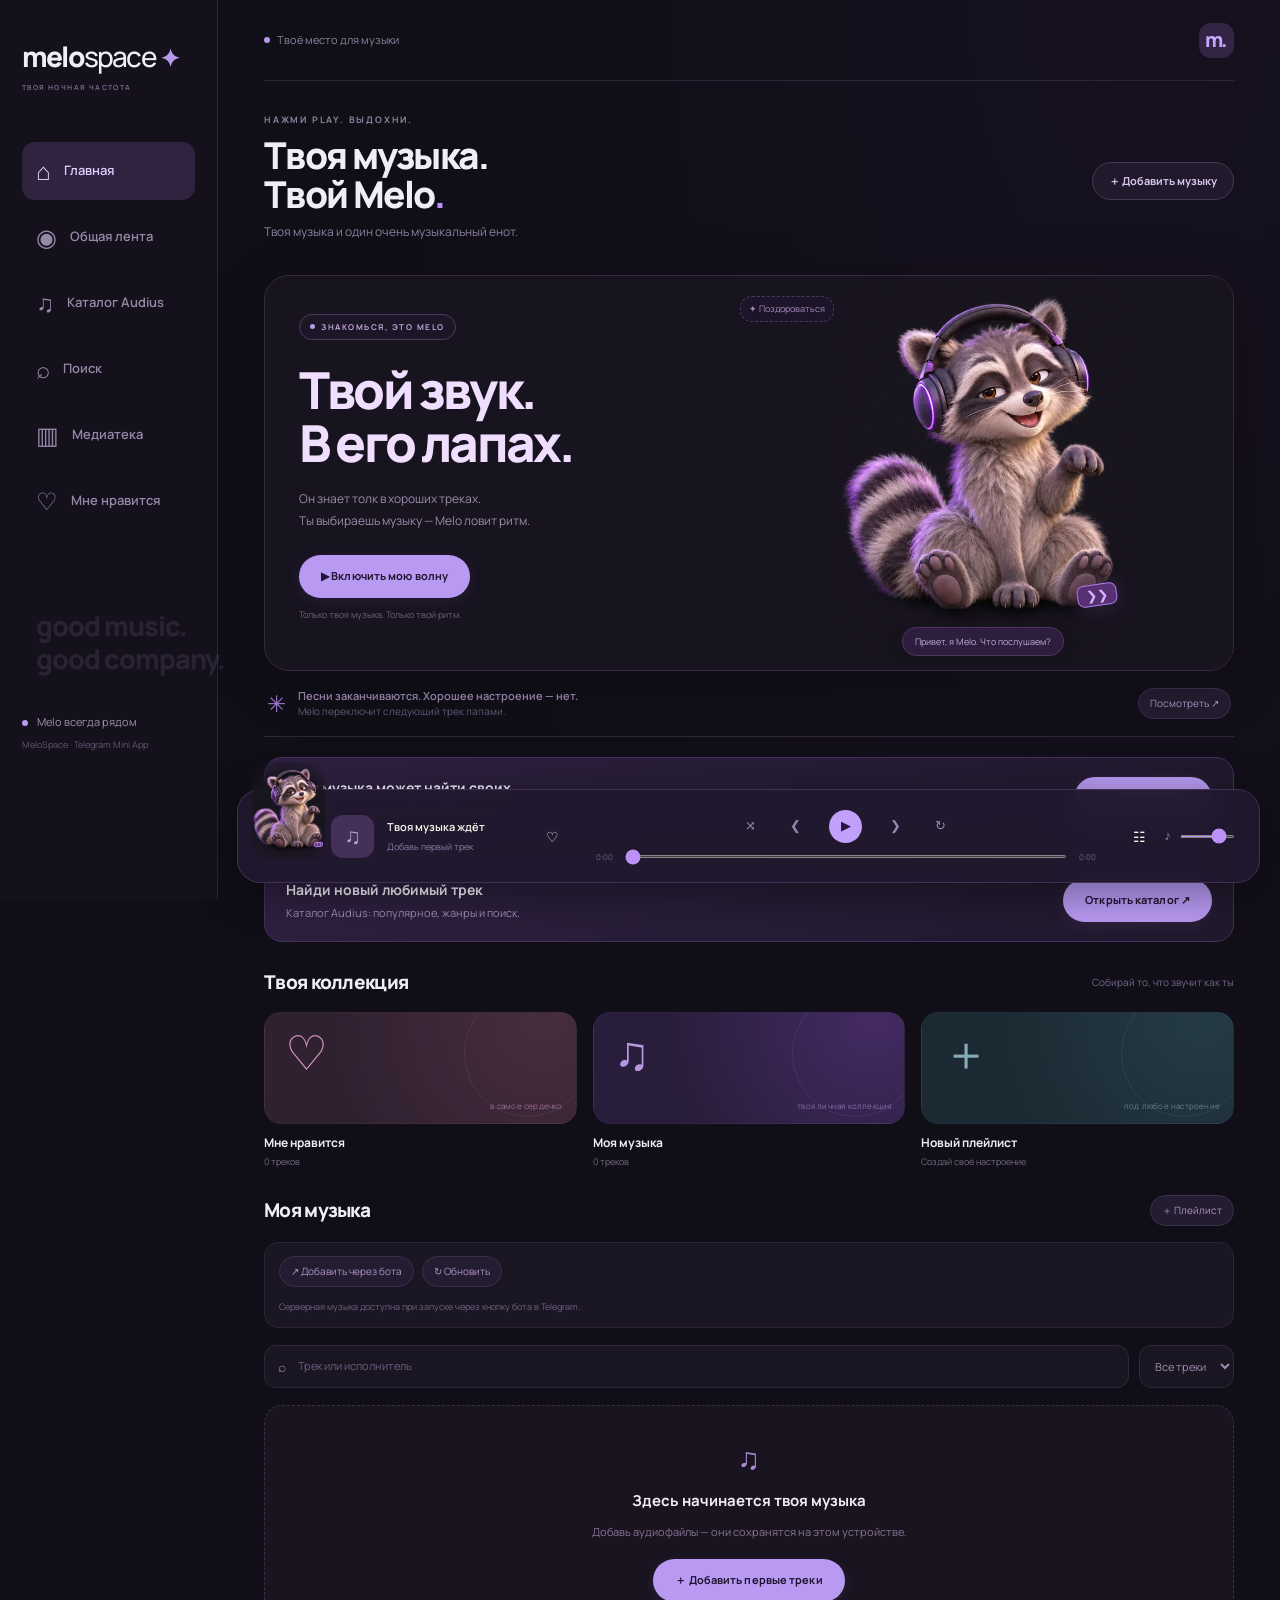
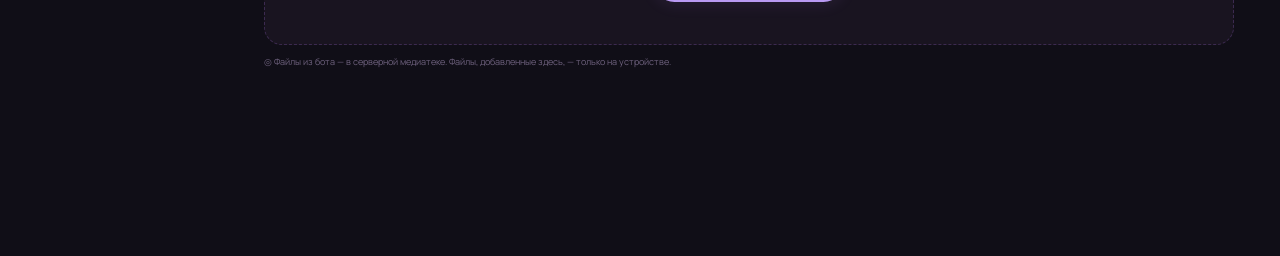
<file: index.html>
<!doctype html><html lang="ru"><head><meta charset="UTF-8"><meta name="viewport" content="width=device-width, initial-scale=1, viewport-fit=cover"><meta name="theme-color" content="#100e17"><title>MeloSpace — музыка с Melo</title><link rel="stylesheet" href="style.css?v=12"><script src="https://telegram.org/js/telegram-web-app.js"></script></head><body>
<aside class="sidebar"><a class="logo" href="#">melo<span>space</span><i>✦</i></a><div class="label">ТВОЯ НОЧНАЯ ЧАСТОТА</div><nav><button data-view="home" class="selected">⌂ <span>Главная</span></button><button data-view="feed">◉ <span>Общая лента</span></button><button data-view="catalog">♫ <span>Каталог Audius</span></button><button data-view="search">⌕ <span>Поиск</span></button><button data-view="library">▥ <span>Медиатека</span></button><button data-view="favorites">♡ <span>Мне нравится</span></button></nav><div class="side-bottom"><span class="status-dot"></span> Melo всегда рядом<br><small>MeloSpace · Telegram Mini App</small></div></aside>
<main><header><div class="breadcrumb"><span class="header-dot"></span> Твоё место для музыки</div><div class="avatar" title="MeloSpace">m.</div></header><section class="intro"><div><div class="label">НАЖМИ PLAY. ВЫДОХНИ.</div><h1 id="heading">Твоя музыка.<br>Твой Melo<span>.</span></h1><p id="subtitle">Твоя музыка и один очень музыкальный енот.</p></div><label class="upload file-picker">＋ Добавить музыку<input type="file" id="files" data-audio-input multiple aria-label="Добавить аудиофайлы"></label></section>
<section id="home"><div class="hero"><div class="hero-copy"><span class="pill"><span class="live-dot"></span> ЗНАКОМЬСЯ, ЭТО MELO</span><h2>Твой звук.<br>В его лапах.</h2><p>Он знает толк в хороших треках.<br>Ты выбираешь музыку — Melo ловит ритм.</p><button id="wave" class="primary">▶ Включить мою волну</button><small>Только твоя музыка. Только твой ритм.</small></div><div class="melo-scene"><div class="scene-orbit orbit-one"></div><div class="scene-orbit orbit-two"></div><div class="melo-3d-stage"><div class="melo-3d-sprite" role="img" aria-label="Melo — пушистый 3D-енот в фиолетовых наушниках"></div><span class="melo-touch-key" aria-hidden="true">❯❯</span></div>
<div class="melo-speech" id="meloSpeech" role="status">Привет, я Melo. Что послушаем?</div><button class="meet-melo" id="meetMelo" aria-label="Познакомиться с Melo">✦ Поздороваться</button></div></div><div class="melo-tip"><span>✳</span><p><b>Песни заканчиваются. Хорошее настроение — нет.</b> Melo переключит следующий трек лапами.</p><button id="demoMelo" class="text-btn">Посмотреть ↗</button></div><div class="catalog-invite"><div><b>Твоя музыка может найти своих</b><p>Публикуй свои треки, обсуждай и делись.</p></div><button data-view="feed" class="primary">В общую ленту ↗</button></div><div class="catalog-invite"><div><b>Найди новый любимый трек</b><p>Каталог Audius: популярное, жанры и поиск.</p></div><button data-view="catalog" class="primary">Открыть каталог ↗</button></div><div class="section-heading"><h2>Твоя коллекция</h2><span>Собирай то, что звучит как ты</span></div><div class="collections"><button class="collection pink" data-view="favorites"><div class="art"><span>♡</span><i>в самое сердечко</i></div><b>Мне нравится</b><small id="favCount">0 треков</small></button><button class="collection purple" data-view="library"><div class="art"><span>♫</span><i>твоя личная коллекция</i></div><b>Моя музыка</b><small id="totalCount">0 треков</small></button><button class="collection green" id="playlistNew"><div class="art"><span>＋</span><i>под любое настроение</i></div><b>Новый плейлист</b><small>Создай своё настроение</small></button></div></section>
<section id="socialFeed" hidden><div class="section-heading"><h2>Музыка сообщества</h2><button id="feedRefresh" class="text-btn">↻ Обновить</button></div><p id="feedStatus" class="local-note" role="status">Треки пользователей MeloSpace.</p><div id="feedPosts"></div><button id="feedMore" class="text-btn" hidden>Показать ещё</button></section><section id="catalog" hidden><div class="section-heading"><h2>Каталог Audius</h2><a class="audius-source" href="https://audius.co/" target="_blank" rel="noopener noreferrer">Музыка от Audius ↗</a></div><div class="filters"><div class="search-box">⌕ <input id="catalogSearch" type="search" placeholder="Название трека или исполнитель" aria-label="Поиск по каталогу Audius" maxlength="200"></div><select id="catalogGenre" aria-label="Жанр Audius"><option value="">Все жанры</option><option>Electronic</option><option>Hip-Hop/Rap</option><option>Pop</option><option>Rock</option><option>Ambient</option><option>House</option><option>Techno</option><option>Dubstep</option><option>Jazz</option><option>Classical</option></select></div><p id="catalogStatus" role="status" class="local-note">Популярные треки и поиск по Audius.</p><div id="catalogTracks"></div><div class="catalog-actions"><button id="catalogMore" class="text-btn" hidden>Показать ещё</button><button id="catalogRetry" class="text-btn" hidden>Повторить</button></div><p class="local-note">Каталог Audius отличается от Яндекс Музыки и VK. Доступность зависит от автора и сервиса. Аудио воспроизводится с Audius.</p></section><section class="music-section"><div class="section-heading"><h2 id="listHeading">Моя музыка</h2><button id="newPlaylist" class="text-btn">＋ Плейлист</button></div><div class="cloud-tools"><button id="botUpload" class="text-btn">↗ Добавить через бота</button> <button id="cloudRefresh" class="text-btn">↻ Обновить</button><button id="cloudImport" class="text-btn" hidden>Перенести старые коллекции с устройства</button><p id="cloudStatus" class="local-note" role="status">Подключаем серверную медиатеку…</p></div><div class="filters"><div class="search-box">⌕ <input id="search" type="search" placeholder="Трек или исполнитель" aria-label="Поиск музыки"></div><select id="filter" aria-label="Выбрать плейлист"><option value="all">Все треки</option></select></div><div id="tracks"></div><div id="empty" class="empty"><div>♫</div><h3>Здесь начинается твоя музыка</h3><p>Добавь аудиофайлы — они сохранятся на этом устройстве.<br>Любимые треки будут ждать тебя при следующем входе.</p><label id="emptyUpload" class="primary file-picker">＋ Добавить первые треки<input type="file" id="emptyFiles" data-audio-input multiple aria-label="Добавить первые аудиофайлы"></label></div><p class="local-note">◎ Файлы из бота — в серверной медиатеке. Файлы, добавленные здесь, — только на устройстве.</p></section></main>
<footer class="player"><div class="player-melo" aria-hidden="true"><div class="melo-3d-stage"><div class="melo-3d-sprite" role="img" aria-label="Melo — пушистый 3D-енот в фиолетовых наушниках"></div><span class="melo-touch-key" aria-hidden="true">❯❯</span></div>
</div><button id="nowCover" class="now-cover" aria-label="Открыть очередь">♫</button><div class="now-meta"><b id="nowTitle">Твоя музыка ждёт</b><small id="nowArtist">Добавь первый трек</small></div><button id="nowFav" aria-label="В избранное">♡</button><div class="playback"><div class="controls"><button id="shuffle" aria-label="Случайный порядок" aria-pressed="false">⤨</button><button id="prev" aria-label="Предыдущий трек">❮</button><button class="play" id="play" aria-label="Воспроизвести">▶</button><button id="next" aria-label="Следующий трек">❯</button><button id="repeat" aria-label="Повтор трека" aria-pressed="false">↻</button></div><div class="timeline"><span id="elapsed">0:00</span><input id="seek" type="range" min="0" max="1000" value="0" aria-label="Перемотка"><span id="duration">0:00</span></div></div><button id="queueBtn" aria-label="Очередь">☷</button><label class="volume">♪ <input id="volume" type="range" min="0" max="1" step="0.01" value="0.8" aria-label="Громкость"></label><audio id="audio" preload="metadata"></audio></footer>
<nav class="mobile-nav"><button data-view="home" class="selected">⌂<small>Главная</small></button><button data-view="feed">◉<small>Лента</small></button><button data-view="library">▥<small>Медиатека</small></button><button data-view="favorites">♡<small>Любимое</small></button></nav>
<dialog id="playlistDialog"><form id="playlistForm"><button type="button" class="close" data-close="playlistDialog" aria-label="Закрыть">×</button><span class="label">ТВОЁ НАСТРОЕНИЕ</span><h2>Новый плейлист</h2><input id="playlistName" placeholder="Например, Ночные прогулки" maxlength="60" required><button class="primary">Создать плейлист</button></form></dialog><dialog id="queueDialog"><button class="close" data-close="queueDialog" aria-label="Закрыть">×</button><h2>Далее в очереди</h2><div id="queueList"></div></dialog><dialog id="publishDialog"><button class="close" data-close="publishDialog" aria-label="Закрыть">×</button><form id="publishForm"><h2>Опубликовать трек</h2><p id="publishTitle"></p><p class="local-note">Трек станет доступен всем по ссылке. В публикации будет видно твоё имя из Telegram. Личные загрузки сами в ленту не попадают.</p><textarea id="publishCaption" maxlength="280" placeholder="Расскажи об этом треке" aria-label="Подпись к публикации"></textarea><label class="rights-label"><input id="publishRights" type="checkbox" required> У меня есть права или разрешение на публичное распространение этой записи.</label><button class="primary" type="submit">Опубликовать для всех</button></form></dialog>
<dialog id="commentsDialog"><button class="close" data-close="commentsDialog" aria-label="Закрыть">×</button><h2>Комментарии</h2><div id="commentsList"></div><button id="commentsMore" class="text-btn" hidden>Ещё комментарии</button><form id="commentForm"><textarea id="commentText" maxlength="500" required placeholder="Твой комментарий" aria-label="Текст комментария"></textarea><button class="primary" type="submit">Отправить</button></form></dialog>
<dialog id="reportDialog"><button class="close" data-close="reportDialog" aria-label="Закрыть">×</button><form id="reportForm"><h2>Пожаловаться</h2><input id="reportPostId" type="hidden"><textarea id="reportReason" maxlength="500" required placeholder="Нарушение прав, спам или другая причина" aria-label="Причина жалобы"></textarea><button class="primary" type="submit">Отправить жалобу</button></form></dialog><div id="meloAnnouncement" class="sr-only" role="status" aria-live="polite"></div><div id="toast" role="status" hidden></div><script src="melo.js?v=9"></script><script src="audius.js?v=11"></script><script src="social.js?v=12"></script><script src="app.js?v=12"></script></body></html>
</file>
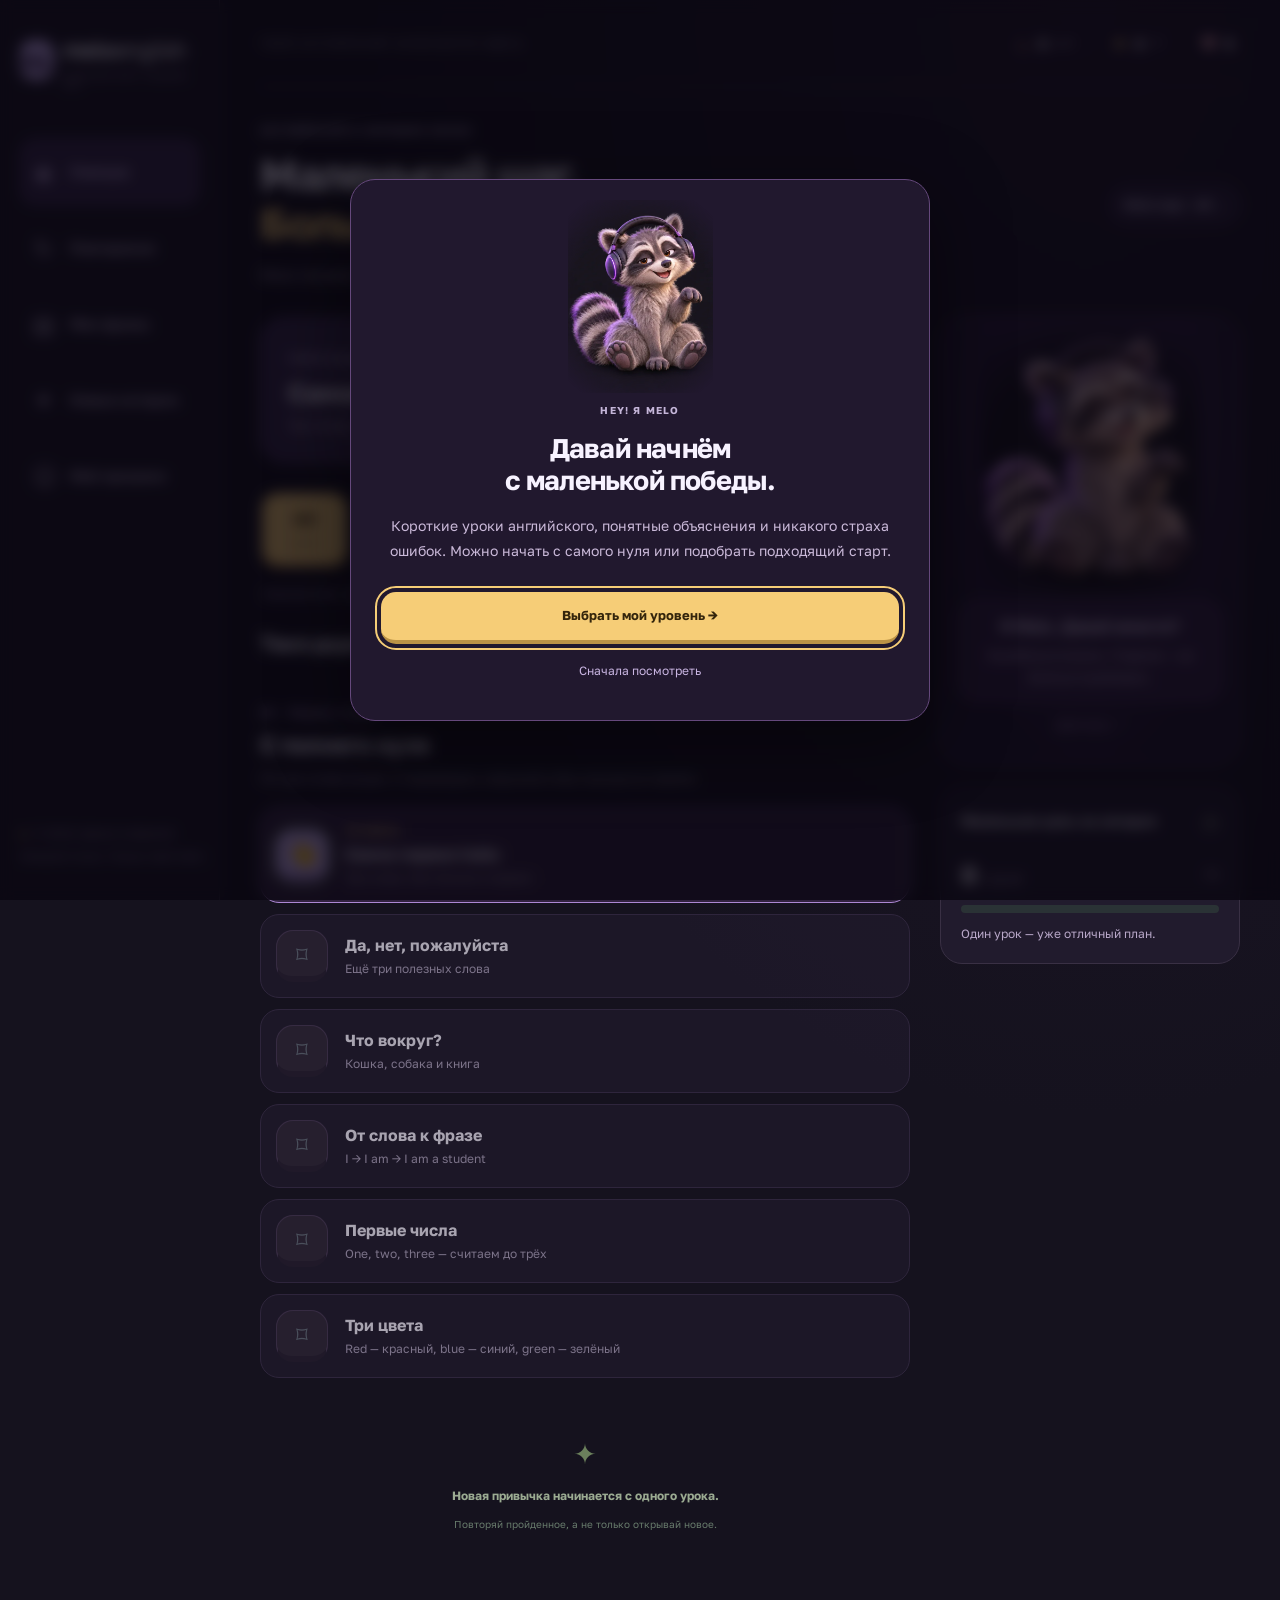
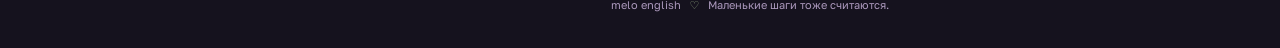
<file: english/index.html>
<!doctype html><html lang="ru"><head><meta charset="utf-8"><meta name="viewport" content="width=device-width,initial-scale=1,viewport-fit=cover"><meta name="theme-color" content="#111319"><title>Melo English — английский в хороших лапах</title><meta name="description" content="48 коротких уроков английского с енотом Melo: ступени A0–C2, 210 слов и фраз, аудирование, повторение ошибок и прогресс."><link rel="preload" href="fonts/golos-regular.ttf" as="font" type="font/ttf" crossorigin><link rel="stylesheet" href="style.css?v=4"><script src="https://telegram.org/js/telegram-web-app.js"></script></head><body>
<aside class="sidebar"><a class="brand" href="./"><span class="brand-mark">m.</span><span>melo<span class="brand-light">english</span><small>МАЛЕНЬКИЕ ШАГИ. БОЛЬШОЙ МИР.</small></span></a><nav aria-label="Разделы"><button data-page="learn" class="active"><span>◈</span>Учиться</button><button data-page="practice"><span>↻</span>Повторение<i id="mistakeBadge" hidden>0</i></button><button data-page="words"><span>▤</span>Мои фразы</button><button data-page="shop"><span>✦</span>Новые истории</button><button data-page="profile"><span>☺</span>Мой прогресс</button></nav><div class="sidebar-bottom"><span class="online-dot"></span> С тобой, фраза за фразой.<p>Никакой гонки. Только твой темп.</p></div></aside>
<main id="dashboard"><header class="topbar"><span id="breadcrumb">ТВОЙ АНГЛИЙСКИЙ НАЧИНАЕТСЯ ЗДЕСЬ</span><div class="stats"><button id="streakStat" title="Серия дней"><span>♨</span><b id="streakNumber">0</b><small>дней</small></button><button id="xpStat" title="Опыт"><span>✦</span><b id="xpNumber">0</b><small>XP</small></button><button id="heartsStat" title="Энергия для занятий"><span>♥</span><b id="heartsNumber">5</b></button></div></header>
<section id="learnPage" class="page"><div class="page-intro"><div><div class="eyebrow">АНГЛИЙСКИЙ В ХОРОШИХ ЛАПАХ</div><h1>Маленький шаг.<br><span>Большое «получилось».</span></h1><p>Мело покажет, объяснит и поможет попробовать.</p></div><button id="changeLevel" class="level-pill" aria-label="Выбрать уровень">Мой уровень · A0 <span>⌄</span></button></div><div class="learning-layout"><div class="course-column"><article class="continue-card"><div><span class="eyebrow">ТВОЙ СЛЕДУЮЩИЙ ШАГ</span><h2 id="nextLessonTitle">Привет, мир</h2><p id="nextLessonDescription">Начни с простого hello.</p></div><button id="continueBtn" class="primary">Начать урок <span>→</span></button></article><div id="levelTabs" class="level-tabs" role="group" aria-label="Ступени английского"></div><p id="courseScope" class="course-scope"></p><div class="path-title"><h2>Твоя дорожка</h2><span id="levelSummary">48 уроков · 7 ступеней</span></div><div id="lessonPath"></div><div class="course-end"><span>✦</span><h3>Новая привычка начинается с одного урока.</h3><p>Повторяй пройденное, а не только открывай новое.</p></div></div><aside class="learning-aside"><article class="melo-card"><div class="melo-art"><div class="raccoon" role="img" aria-label="Енот Melo в фиолетовых наушниках"></div></div><div class="melo-chat"><b>Я Melo. Давай вместе?</b><p id="meloMessage" aria-live="polite">Ошибаться можно. Главное — не бояться пробовать.</p></div><button id="helloMelo" class="quiet-btn">Дай лапу ♡</button></article><article class="goal-card"><div class="card-top"><h3>Маленькая цель на сегодня</h3><span>◷</span></div><div class="goal-values"><b><span id="todayXp">0</span> <small>/ <span id="goalValue">20</span> XP</small></b><span id="goalPercent">0%</span></div><div class="meter"><div id="goalBar"></div></div><p id="goalMessage">Один урок — уже отличный план.</p></article><article class="mini-tip"><span>✳</span><div><b>Лучше понемногу, но часто.</b><p>Вернись завтра — Melo будет ждать.</p></div></article></aside></div></section>
<section id="practicePage" class="page" hidden><div class="page-intro"><div><div class="eyebrow">ОШИБКИ — ЭТО ПОДСКАЗКИ</div><h1>Попробуем<br><span>ещё раз?</span></h1><p>Сложные фразы возвращаются, пока не станут знакомыми.</p></div></div><div class="practice-hero"><span class="practice-symbol">↻</span><div><h2>Тренировка без давления</h2><p id="practiceDescription">Повтори фразы из пройденных уроков.</p></div><button id="practiceBtn" class="primary">Повторить · 5 минут</button></div><h2 class="section-label">Фразы, которым нужно внимание</h2><div id="mistakesList"></div></section>
<section id="wordsPage" class="page" hidden><div class="page-intro"><div><div class="eyebrow">ТВОЙ МАЛЕНЬКИЙ РАЗГОВОРНИК</div><h1>Не просто слова.<br><span>Готовые фразы.</span></h1><p>Всё, что ты уже встретил в уроках.</p></div></div><label class="word-search">⌕ <input id="wordSearch" type="search" placeholder="Найти фразу по-русски или по-английски" aria-label="Поиск фраз"></label><div id="wordsList"></div></section>
<section id="shopPage" class="page" hidden><div class="page-intro"><div><div class="eyebrow">АНГЛИЙСКИЙ ДЛЯ ТВОЕЙ ЖИЗНИ</div><h1>Больше историй.<br><span>Больше уверенности.</span></h1><p>Основной курс бесплатный. Дополнительные истории — по желанию.</p></div></div><article class="pack-card"><div class="pack-visual"><span>✈</span><i>LONDON · COFFEE · LET’S GO</i></div><div class="pack-info"><span class="eyebrow">ТЕМАТИЧЕСКИЙ НАБОР · A1–A2</span><h2>В поездке — как дома</h2><p>Шесть ситуаций: аэропорт, отель, кафе, транспорт, покупки и помощь. 36 полезных фраз с заданиями.</p><ul><li>Доступ без срока действия</li><li>Письмо, аудирование и сборка фраз</li><li>Объяснения ошибок и повторение</li></ul><button id="buyPack" class="primary">Проверяем доступность…</button><small id="salesNote">Оплата только через Telegram Stars. Разовая покупка, без подписки.</small></div></article><div id="premiumLessons"></div><p class="store-note">Покупка не нужна для продолжения основного курса. Доступ к набору выдаётся после подтверждения оплаты сервером. Вопросы по покупке — /paysupport в боте.</p><button id="restorePurchases" class="quiet-btn">Обновить покупки</button></section>
<section id="profilePage" class="page" hidden><div class="page-intro"><div><div class="eyebrow">ТВОЙ ПУТЬ — ТВОИМ ТЕМПОМ</div><h1>Уже есть<br><span>чем гордиться.</span></h1></div></div><div class="profile-grid"><article><span>✦</span><b id="profileXp">0</b><small>опыта получено</small></article><article><span>✓</span><b id="profileLessons">0</b><small>уроков пройдено</small></article><article><span>♨</span><b id="profileStreak">0</b><small>дней подряд</small></article></div><h2 class="section-label">Маленькие победы</h2><div id="achievements"></div><div class="settings-card"><h3>Настройки</h3><button id="profileLevel" class="quiet-btn">Изменить уровень или пройти тест</button><label>Ежедневная цель<select id="dailyGoal"><option value="20">20 XP · один урок</option><option value="40">40 XP · два урока</option><option value="60">60 XP · три урока</option></select></label><label class="switch-label">Озвучивать фразы<input id="speechSetting" type="checkbox" checked></label><label class="switch-label">Звуки ответов<input id="soundSetting" type="checkbox" checked></label><p id="syncStatus" role="status">Прогресс сохраняется на этом устройстве.</p><button id="syncBtn" class="quiet-btn">Синхронизировать</button><button id="exportProgress" class="quiet-btn">Скачать резервную копию</button><small id="telegramId"></small><button id="configurePayments" class="quiet-btn" hidden>Администратор: подключить события Stars</button></div></section>
<footer class="page-footer">melo english <span>♡</span> Маленькие шаги тоже считаются.</footer></main>
<nav class="mobile-nav" aria-label="Нижнее меню"><button data-page="learn" class="active">◈<small>Учиться</small></button><button data-page="practice">↻<small>Повторить</small></button><button data-page="words">▤<small>Фразы</small></button><button data-page="shop">✦<small>Истории</small></button><button data-page="profile">☺<small>Профиль</small></button></nav>
<section id="lessonScreen" class="lesson-screen" hidden><header class="lesson-top"><button id="exitLesson" class="exit-btn" aria-label="Выйти из урока">×</button><div class="lesson-progress"><div id="lessonProgress"></div></div><span id="questionCount">1 / 8</span><span class="lesson-hearts">♥ <b id="lessonHearts">5</b></span></header><div class="exercise-wrap"><div class="exercise-topline"><span id="exerciseType" class="eyebrow">ВЫБЕРИ ПЕРЕВОД</span><span id="lessonName"></span></div><h1 id="questionTitle">Как это по-русски?</h1><div class="prompt-card"><div class="mini-raccoon raccoon" aria-hidden="true"></div><div class="prompt-bubble"><button id="speakPrompt" aria-label="Прослушать фразу">♫</button><span id="questionPrompt"></span><button id="revealListening" class="quiet-btn" hidden>Не слышно? Показать текст</button></div></div><div id="answerArea"></div><div id="helpArea" class="exercise-help"></div></div><footer id="answerFooter" class="answer-footer"><div class="answer-footer-inner"><div id="feedback" role="status"></div><button id="checkAnswer" class="primary" disabled>Проверить</button></div></footer></section>
<section id="resultScreen" class="result-screen" hidden><div class="result-confetti" aria-hidden="true">✦ · ✧ · ✦</div><div class="result-melo raccoon"></div><span class="eyebrow">ЕЩЁ ОДИН МАЛЕНЬКИЙ ШАГ</span><h1 id="resultTitle">Отличная работа!</h1><p id="resultMessage"></p><div class="result-stats"><article><small>ОПЫТ</small><b id="resultXp">+20 XP</b></article><article><small>ТОЧНОСТЬ</small><b id="resultAccuracy">100%</b></article><article><small>ВРЕМЯ</small><b id="resultTime">2:30</b></article></div><button id="resultContinue" class="primary">Продолжить →</button><button id="resultPractice" class="quiet-btn">Повторить сложные фразы</button></section>
<dialog id="tipDialog"><button class="dialog-close" data-close="tipDialog" aria-label="Закрыть">×</button><span class="eyebrow">СНАЧАЛА РАЗБЕРЁМСЯ</span><h2 id="tipTitle"></h2><p id="tipText"></p><div id="learnCards"></div><button id="tipStart" class="primary">Поехали →</button></dialog>
<dialog id="onboarding"><div class="onboarding-melo raccoon"></div><span class="eyebrow">HEY! Я MELO</span><h2>Давай начнём<br>с маленькой победы.</h2><p>Короткие уроки английского, понятные объяснения и никакого страха ошибок. Можно начать с самого нуля или подобрать подходящий старт.</p><button id="onboardingStart" class="primary">Выбрать мой уровень →</button><button id="onboardingLater" class="quiet-btn">Сначала посмотреть</button></dialog>
<dialog id="levelDialog"><button class="dialog-close" data-close="levelDialog" aria-label="Закрыть">×</button><span class="eyebrow">НАЙДЁМ ТВОЙ СТАРТ</span><h2>Как у тебя с английским?</h2><p>Выбери сам или ответь на 16 коротких вопросов. Уровень можно изменить в любой момент. Пройденные уроки сохранятся.</p><div class="level-options"><button data-level="A0"><b>С полного нуля <span>A0</span></b><small>Не знаю слов или почти всё забыл. Без письма по памяти.</small></button><button data-level="A1"><b>Знаю немного <span>A1</span></b><small>Узнаю hello и простые слова. Учусь строить фразы.</small></button><button data-level="A2"><b>Знаю основы <span>A2 · практика</span></b><small>Понимаю простые фразы. Хочу ситуации и грамматику сложнее.</small></button><button data-level="B1"><b>Общаюсь на знакомые темы <span>B1</span></b><small>Опыт, истории и объяснение своего мнения · 8 уроков</small></button><button data-level="B2"><b>Хочу увереннее и точнее <span>B2</span></b><small>Гипотезы, переговоры и аргументы · 8 уроков</small></button><button data-level="C1"><b>Нужны сложные нюансы <span>C1</span></b><small>Стиль, акценты и точные формулировки · 6 уроков</small></button><button data-level="C2"><b>Тренирую тонкости языка <span>C2</span></b><small>Идиомы, эллипсис и смысловые различия · 4 урока</small></button></div><button id="startPlacement" class="primary">Не знаю — пройти мини-тест →</button><small class="level-disclaimer">Тест подбирает старт в этом курсе. Он не подтверждает уровень CEFR. Для A0–C2 доступны короткие тематические тренировки, а не полная программа сертификации.</small></dialog><dialog id="placementDialog"><span class="eyebrow" id="placementCount"></span><h2 id="placementTitle"></h2><p id="placementHint">Выбери ответ. Если не знаешь — можно пропустить. Опыт и энергия не меняются.</p><div id="placementChoices" class="level-options"></div><button id="placementSkip" class="quiet-btn">Пока не знаю →</button></dialog><dialog id="exitDialog"><h2>Закончим позже?</h2><p>Пройденные уроки сохранятся. Текущий урок начнётся сначала.</p><button id="stayLesson" class="primary">Продолжить урок</button><button id="leaveLesson" class="quiet-btn">Выйти</button></dialog>
<div id="toast" role="status" hidden></div><script src="motion.js?v=4"></script><script src="course.js?v=4"></script><script src="app.js?v=4"></script></body></html>
</file>
<file: style.css>
@import url('https://fonts.googleapis.com/css2?family=Manrope:wght@400;500;600;650;700;800&display=swap');
:root{color-scheme:light;--bg:#f7f4ec;--paper:#fffcf5;--ink:#283a32;--muted:#7d8177;--accent:#ed875e;--line:#e3e3d7;--green:#d8e1c7}*{box-sizing:border-box}body{margin:0;background:var(--bg);color:var(--ink);font:14px/1.5 Manrope,-apple-system,BlinkMacSystemFont,'Segoe UI',sans-serif}button,input,select{font:inherit}button{cursor:pointer;border:0;background:none;color:inherit}button:hover{filter:brightness(.95)}button,a,input,select,label{-webkit-tap-highlight-color:transparent}button:focus-visible,a:focus-visible,input:focus-visible,select:focus-visible,.file-picker:focus-within{outline:2px solid #a35132;outline-offset:4px}button:disabled{opacity:.5;cursor:wait}a{color:inherit}.sidebar{width:218px;position:fixed;inset:0 auto 0 0;padding:35px 22px;background:#efeee4;border-right:1px solid var(--line);z-index:2}.logo{font-size:28px;text-decoration:none;font-weight:800;letter-spacing:-1.8px}.logo span{font-weight:500}.logo i{font-size:24px;margin-left:4px;color:#bd6844;font-style:normal}.label{font-size:9px;font-weight:700;letter-spacing:1.8px;color:#797e70}.sidebar>.label{font-size:7px;margin-top:6px;letter-spacing:1.4px}.sidebar nav{display:grid;gap:8px;margin-top:48px}.sidebar nav button{font-size:24px;text-align:left;display:flex;gap:13px;align-items:center;padding:11px 14px;border-radius:13px;color:#7c8275}.sidebar nav button span{font-size:13px;font-weight:600}.sidebar nav button.selected{background:#dce3cd;color:#2e4334}.side-bottom{position:absolute;bottom:145px;font-size:11px;line-height:2;color:#6f7767}.side-bottom small{font-size:9px;color:#91978b}.status-dot,.header-dot,.live-dot{display:inline-block;width:6px;height:6px;border-radius:50%;background:#758b60;margin-right:7px}.header-dot{background:#ec8b62}.sidebar:after{content:'good music.\A good company.';white-space:pre;position:absolute;bottom:225px;left:36px;font-size:27px;font-weight:800;letter-spacing:-1px;line-height:1.2;opacity:.13}main{margin-left:218px;padding:0 46px 175px;max-width:1560px}header{height:81px;display:flex;align-items:center;justify-content:space-between;border-bottom:1px solid var(--line)}.breadcrumb{font-size:11px;color:#6e7769;display:flex;align-items:center}.avatar{display:grid;place-items:center;width:35px;height:35px;border-radius:12px;background:#dce3cd;font-size:20px;letter-spacing:-2px;font-weight:800;padding-right:3px}.intro{display:flex;align-items:center;justify-content:space-between;gap:15px;margin:32px 0 26px}h1{font-size:32px;letter-spacing:-1.7px;line-height:1.2;margin:9px 0 7px;font-weight:800}h1 span{color:#c2724e}.intro p{font-size:12px;color:#7c8274;margin:8px 0}.upload{padding:10px 16px;border:1px solid #c9cfbe;border-radius:25px;font-size:11px;font-weight:700;white-space:nowrap;background:#fcfaf3}.file-picker{position:relative;display:inline-block;overflow:hidden;cursor:pointer}.file-picker input[type=file]{position:absolute;inset:0;width:100%;height:100%;opacity:0;cursor:pointer;z-index:2;margin:0}.hero{background:#f1d3bb;border:1px solid #e9c8ad;min-height:366px;border-radius:25px;overflow:hidden;display:grid;grid-template-columns:1fr 1.1fr;position:relative}.hero-copy{padding:35px;position:relative;z-index:1}.pill{display:inline-flex;align-items:center;padding:6px 10px;border:1px solid #c4a98d;border-radius:20px;font-size:8px;letter-spacing:1.5px;font-weight:700;color:#685848}.live-dot{width:5px;height:5px;background:#b56a44;margin-right:6px}h2{letter-spacing:-.7px}.hero h2{font-size:49px;line-height:1.05;letter-spacing:-2.5px;margin:23px 0 18px;font-weight:800}.hero-copy p{font-size:12px;line-height:1.8;color:#7e6a56;margin-bottom:24px}.primary{display:inline-block;background:#2d4437;color:#fbf7e9;padding:13px 22px;border-radius:30px;font-size:11px;font-weight:700;letter-spacing:.1px}.hero-copy small{display:block;font-size:9px;color:#9d826a;margin-top:10px}.melo-scene{position:relative;display:flex;align-items:flex-end;justify-content:center;min-width:0;padding:15px 0 14px}.melo-illustration{width:100%;height:auto;max-height:355px;position:relative;z-index:1;overflow:visible}.scene-orbit{position:absolute;border:1px solid #bfa58c70;border-radius:50%;width:300px;height:300px;top:30px;transform:rotate(-30deg) scaleX(1.28)}.orbit-two{width:370px;height:370px;top:-3px}.scene-sticker{position:absolute;top:20px;right:21px;transform:rotate(9deg);font-size:10px;line-height:1.2;color:#886e55;z-index:2}.melo-speech{position:absolute;bottom:15px;left:50%;transform:translateX(-50%);white-space:nowrap;background:#fbf7e9;color:#58644f;border:1px solid #d6c7aa;padding:7px 12px;border-radius:14px;font-size:9px;z-index:3;box-shadow:0 4px 10px #68543209}.meet-melo{position:absolute;top:14px;left:0;z-index:3;padding:5px 8px;border:1px dashed #bda68c;border-radius:12px;font-size:9px;color:#896e54}.melo-tip{display:flex;align-items:center;gap:12px;padding:15px 3px;border-bottom:1px solid var(--line)}.melo-tip>span{font-size:23px;color:#c47f59}.melo-tip p{font-size:10px;margin:0;color:#909580;flex:1}.melo-tip b{display:block;font-size:11px;color:#65745d;font-weight:600}.text-btn{font-size:10px;color:#67755d;border:1px solid #d4dbc8;border-radius:20px;padding:7px 11px;white-space:nowrap;background:#f5f5e9}.section-heading{display:flex;justify-content:space-between;align-items:center;margin:26px 0 16px}.section-heading h2{font-size:19px;margin:0;font-weight:800}.section-heading>span{font-size:10px;color:#979c8b}.collections{display:grid;grid-template-columns:repeat(3,1fr);gap:16px}.collection{text-align:left;padding:0}.art{border-radius:17px;height:112px;position:relative;overflow:hidden;padding:15px 20px;border:1px solid #00000008}.art>span{display:block;font-size:48px;line-height:1}.art>i{font-style:normal;font-size:8px;position:absolute;right:13px;bottom:11px;opacity:.65;letter-spacing:.2px}.art:after{content:'';width:125px;height:125px;border-radius:50%;border:1px solid currentColor;position:absolute;right:-15px;top:-23px;opacity:.12}.pink .art{background:#eacfc2;color:#965f4c}.purple .art{background:#d7dfc8;color:#61734e}.green .art{background:#e6e0c5;color:#9b8c51}.collection b,.collection small{display:block}.collection b{font-size:12px;margin-top:10px}.collection small{font-size:9px;color:#8e9483;margin-top:3px}.music-section{margin-top:10px}.cloud-tools{padding:13px 14px 1px;background:#efefe3;border-radius:14px}.cloud-tools button{margin:0 5px 3px 0}.local-note{font-size:9px;color:#8f9684;line-height:1.7;margin:9px 0 12px}.filters{display:flex;gap:10px;margin:17px 0}.search-box{display:flex;align-items:center;gap:10px;padding:10px 13px;background:#fcfaf3;border:1px solid #dee2d3;border-radius:12px;flex:1;color:#89917c}.search-box input{border:0;background:transparent;color:var(--ink);font-size:11px;width:100%;outline:none}select{background:#fcfaf3;border:1px solid #dee2d3;border-radius:12px;padding:8px 11px;font-size:11px;color:#768268;max-width:190px}.track{display:flex;align-items:center;gap:13px;padding:10px 9px;border-bottom:1px solid #e8e8dc;transition:background .2s}.track.active{background:#e6ebdb;border-radius:12px}.track.active .cover{background:#8ca17b;color:white}.cover{width:40px;height:40px;flex-shrink:0;display:grid;place-items:center;background:#e8e3d3;border-radius:11px;color:#8b906f;font-size:13px}.track-info{flex:1;min-width:0;text-align:left;padding:0}.track-title{font-size:12px;display:block;overflow:hidden;white-space:nowrap;text-overflow:ellipsis;font-weight:700}.track-info small{font-size:10px;color:#979c8b}.track button:not(.cover):not(.track-info){font-size:19px;padding:4px 8px}.track select{font-size:9px;max-width:125px}.cloud-badge{font-size:17px;color:#9fa78e}.liked{color:#c36c4c!important}.empty{text-align:center;border:1px dashed #d0d7bf;border-radius:18px;padding:29px 12px;background:#f2f3e8}.empty>div{font-size:30px;color:#87956b}.empty h3{font-size:15px;margin:10px 0}.empty p{font-size:11px;color:#8b937d}.empty .primary{margin:8px 0}.player{position:fixed;bottom:17px;left:237px;right:20px;z-index:10;display:flex;align-items:center;gap:13px;min-height:94px;padding:16px 22px;background:#2d4236;color:#fbf8eb;border-radius:23px;box-shadow:0 12px 25px #24352722}.player-melo{width:75px;height:64px;position:relative;flex-shrink:0;align-self:center;margin:-30px -3px -2px -7px}.player-melo svg{width:100%;max-height:none;filter:drop-shadow(0 3px 3px #13271830)}.now-cover{width:43px;height:43px;border-radius:12px;background:#69816a;font-size:22px;color:#dce6cd;flex-shrink:0}.now-meta{width:140px;min-width:0}.now-meta b,.now-meta small{display:block;white-space:nowrap;overflow:hidden;text-overflow:ellipsis}.now-meta b{font-size:11px;font-weight:600}.now-meta small{font-size:9px;color:#aebea5;margin-top:4px}.playback{flex:1;margin:auto;max-width:500px}.controls{display:flex;align-items:center;justify-content:center;gap:22px}.controls button{font-size:13px;color:#aebca5;position:relative}.controls .play{width:33px;height:33px;display:grid;place-items:center;background:#e6d8b3;border-radius:50%;color:#384931;font-size:13px}.timeline{display:flex;align-items:center;gap:10px;font-size:8px;color:#9baa90;margin-top:8px}.timeline input{flex:1;min-width:0;width:100%}input[type=range]{height:3px;accent-color:#e6d8b3;cursor:pointer}.volume{font-size:13px;color:#afbea4;display:flex;align-items:center;gap:7px}.volume input{width:55px}.mobile-nav{display:none}dialog{border:1px solid #d1d8c3;background:#fcfaf1;color:var(--ink);border-radius:23px;padding:30px;width:min(430px,90vw);box-shadow:0 20px 80px #263d3020}dialog::backdrop{background:#23322966;backdrop-filter:blur(5px)}dialog h2{font-size:25px}dialog input{display:block;width:100%;padding:12px 14px;background:#f1f1e6;border:1px solid #d8dfc9;border-radius:11px;margin:20px 0;color:var(--ink)}dialog .primary{width:100%}.close{position:absolute;right:15px;top:10px;font-size:25px;color:#8d977e}#queueList{max-height:55vh;overflow:auto}#toast{position:fixed;bottom:132px;left:50%;transform:translateX(-50%);background:#fdf9ed;color:#40523b;padding:12px 18px;border:1px solid #d0d9c1;border-radius:15px;box-shadow:0 8px 30px #30432516;font-size:11px;max-width:90vw;width:max-content;z-index:30}.sr-only{position:absolute;width:1px;height:1px;margin:-1px;padding:0;overflow:hidden;clip-path:inset(50%);white-space:nowrap;border:0}[hidden]{display:none!important}
/* The paw presses the drawn next button at 460 ms, matching the player change. */
.melo-head{transform-origin:245px 210px;animation:melo-breathe 5s ease-in-out infinite}.melo-eyes{transform-origin:245px 145px;animation:melo-blink 6.7s infinite}.melo-tail{transform-origin:330px 300px;animation:melo-tail 4.5s ease-in-out infinite}.melo-paw-right{transform-origin:313px 266px}.melo-paw-left{transform-origin:175px 266px}.melo-record{transform-origin:206px 339px}.is-playing .melo-head{animation:melo-groove 1.9s ease-in-out infinite}.is-playing .melo-notes{animation:melo-notes 2.4s ease-in-out infinite}.melo-switching .melo-paw-right{animation:melo-press 900ms ease-in-out both}.melo-switching .melo-paw-left{animation:melo-scratch 900ms ease-in-out both}.melo-switching .melo-head{animation:melo-nod 900ms ease-in-out both}.melo-switching .melo-deck-button{animation:melo-button 900ms both}.melo-switching #next{color:#ffd1a1;transform:scale(1.12)}.melo-switching .melo-record{animation:melo-vinyl 900ms linear}.melo-greeting .melo-paw-right{animation:melo-wave 1.1s ease-in-out}.melo-greeting .melo-head{animation:melo-nod 900ms ease-in-out}
@keyframes melo-breathe{50%{transform:translateY(2px) rotate(-1deg)}}@keyframes melo-groove{0%,100%{transform:rotate(-2deg)}50%{transform:translateY(3px) rotate(2deg)}}@keyframes melo-blink{0%,42%,45%,100%{transform:scaleY(1)}43.5%{transform:scaleY(.08)}}@keyframes melo-tail{50%{transform:rotate(5deg)}}@keyframes melo-notes{50%{transform:translateY(-7px);opacity:.65}}@keyframes melo-press{0%,100%{transform:translate(0,0)}35%{transform:translate(41px,15px) rotate(-6deg)}51%,58%{transform:translate(42px,29px) rotate(-8deg)}72%{transform:translate(41px,15px) rotate(-6deg)}}@keyframes melo-scratch{0%,100%{transform:none}35%{transform:translate(10px,5px) rotate(6deg)}58%{transform:translate(-8px,6px) rotate(-8deg)}}@keyframes melo-nod{45%{transform:translateY(6px) rotate(3deg)}}@keyframes melo-button{0%,45%,70%,100%{transform:none;filter:none}51%,60%{transform:translateY(3px);filter:brightness(1.25)}}@keyframes melo-vinyl{50%{transform:rotate(180deg)}100%{transform:rotate(360deg)}}@keyframes melo-wave{0%,100%{transform:none}25%{transform:translate(8px,-52px) rotate(-22deg)}45%{transform:translate(8px,-52px) rotate(0deg)}65%{transform:translate(8px,-52px) rotate(-22deg)}}
@media(min-width:1500px){main{margin:auto;padding-left:280px}}@media(max-width:1100px){.sidebar{width:185px;padding:30px 18px}.logo{font-size:25px}.sidebar>.label{font-size:6px}.sidebar nav button{gap:10px;padding:11px}.sidebar:after{left:28px;font-size:24px}main{margin-left:185px;padding-left:28px;padding-right:28px}.hero h2{font-size:42px}.hero-copy{padding:28px}.hero{grid-template-columns:1fr 1fr}.player{left:202px;gap:10px;padding:15px}.player-melo{width:61px}.now-meta{width:110px}.volume{display:none}.section-heading>span{display:none}.controls{gap:17px}.scene-sticker{font-size:8px}.meet-melo{font-size:8px}}
@media(max-width:760px){.sidebar{display:none}main{margin:0;padding:0 20px 218px}header{height:61px}.breadcrumb{font-size:10px}.avatar{width:30px;height:30px;font-size:18px}.intro{margin:26px 0 20px;align-items:flex-start;flex-wrap:wrap;gap:12px}h1{font-size:29px;letter-spacing:-1.3px;max-width:330px}.intro .label{font-size:8px}.intro p{font-size:10px}.upload{padding:8px 12px;font-size:10px}.hero{display:flex;flex-direction:column;min-height:0;border-radius:23px}.hero-copy{padding:26px 25px 0}.hero h2{font-size:43px;line-height:1.03;margin:20px 0 13px}.hero-copy p{font-size:11px;margin:0 0 18px}.hero .primary{padding:12px 19px;font-size:10px}.hero-copy small{font-size:8px}.melo-scene{height:265px;min-height:265px;padding:0 20px 24px;margin-top:5px}.melo-scene svg{width:310px;height:271px;max-height:none;margin-bottom:-15px}.scene-orbit{width:225px;height:225px;top:20px}.orbit-two{width:275px;height:275px;top:-3px}.scene-sticker{right:24px;top:30px;font-size:9px}.meet-melo{top:13px;left:20px;font-size:8px}.melo-speech{bottom:13px;font-size:9px}.melo-tip{gap:8px;padding:13px 0}.melo-tip>span{font-size:22px}.melo-tip p{font-size:9px}.melo-tip b{font-size:10px;line-height:1.4;margin-bottom:3px}.melo-tip .text-btn{font-size:8px;padding:6px 8px}.section-heading{margin:22px 0 13px}.section-heading h2{font-size:18px}.collections{gap:10px}.art{height:97px;padding:15px}.art>span{font-size:40px}.art>i{font-size:6px;right:9px;bottom:9px;max-width:65px;text-align:right}.collection b{font-size:10px;margin-top:9px}.collection small{font-size:8px}.cloud-tools{padding:12px 11px 1px}.text-btn{font-size:9px;padding:7px 9px}.local-note{font-size:8px}.filters{gap:7px;margin:13px 0}.filters select{max-width:123px;font-size:9px;padding:7px}.search-box{padding:9px 11px}.search-box input{font-size:10px}.track{gap:10px;padding:10px 3px}.track-title{font-size:11px}.track-info small{font-size:9px}.track select{max-width:85px;font-size:8px;padding:7px 5px}.cover{width:35px;height:35px;border-radius:10px}.track button:not(.cover):not(.track-info){padding:4px;font-size:19px}.cloud-badge{font-size:14px}.player{left:10px;right:10px;bottom:calc(70px + env(safe-area-inset-bottom));min-height:77px;padding:12px 13px 17px;border-radius:19px;gap:9px}.player-melo{width:53px;height:52px;margin:-21px -8px -3px -5px}.now-cover{display:none}.now-meta{flex:1;width:auto}.now-meta b{font-size:10px}.now-meta small{font-size:8px}.playback{flex:0;margin:0}.controls{gap:13px}.controls #prev,.controls #shuffle,.controls #repeat{display:none}.controls .play{width:31px;height:31px}.controls #next{font-size:14px;padding:6px 1px}#nowFav{font-size:21px;padding:4px}.timeline{position:absolute;bottom:7px;left:14px;right:14px;margin:0;gap:0}.timeline span{display:none}.timeline input{margin:0;height:2px}#queueBtn{font-size:22px;padding:0}.mobile-nav{position:fixed;bottom:0;left:0;right:0;display:flex;z-index:12;height:calc(62px + env(safe-area-inset-bottom));padding-bottom:env(safe-area-inset-bottom);background:#f7f4ecf5;border-top:1px solid #e0e4d4;backdrop-filter:blur(15px)}.mobile-nav button{flex:1;font-size:22px;line-height:1.1;color:#9b9f8f}.mobile-nav small{display:block;font-size:8px;margin-top:5px}.mobile-nav button.selected{color:#526c44}.mobile-nav button.selected small{font-weight:800}#toast{bottom:calc(160px + env(safe-area-inset-bottom));font-size:10px}.empty{padding:25px 13px}.empty h3{font-size:13px}.empty p{font-size:10px}.empty .primary{font-size:10px}}
@media(max-width:370px){main{padding-left:15px;padding-right:15px}h1{font-size:26px}.hero h2{font-size:39px}.player{gap:7px}.player-melo{width:46px}.controls{gap:9px}.now-meta b{font-size:9px}.art>i{font-size:5px}.scene-sticker{right:16px}}
@media(prefers-reduced-motion:reduce){*,*:before,*:after{animation:none!important;transition:none!important;scroll-behavior:auto!important}.melo-switching .melo-paw-right{transform:translate(42px,29px) rotate(-8deg)}.melo-switching .melo-deck-button{filter:brightness(1.2)}}
/* Melo after dark — 3D character and graphite/violet palette. */
:root{color-scheme:dark;--bg:#100e17;--paper:#191621;--ink:#f0edf7;--muted:#928aab;--accent:#b699ff;--line:#2b2538;--green:#382b55}body{background:radial-gradient(ellipse at 90% 0%,#23163055,transparent 46%),#100e17}.sidebar{background:#14111d;border-color:#292232}.logo i{color:#b89aec}.label{color:#8e819e}.sidebar nav button{color:#9489a7}.sidebar nav button.selected{background:#30233f;color:#dfccff}.sidebar>.label{color:#746884}.side-bottom{color:#a08fae}.side-bottom small{color:#625671}.sidebar:after{color:#bca2d5;opacity:.12}.status-dot,.header-dot,.live-dot{background:#b899ef}.breadcrumb{color:#8e829e}.avatar{background:#332445;color:#c9a7ff}h1{font-size:37px;line-height:1.08}h1 span{color:#ba91fa}.intro p{color:#8e819f}.upload{background:#211a2d;border-color:#493755;color:#d8c5ec}.hero{background:#17131f;border-color:#382942;box-shadow:0 12px 60px #0003;min-height:396px;grid-template-columns:1fr 1.07fr}.hero-copy{padding:37px 34px}.hero h2{color:#efdefd;font-size:51px;letter-spacing:-2.8px}.hero-copy p{color:#9c8caa}.hero-copy small{color:#6f607f}.pill{background:#271c3355;color:#c0a5db;border-color:#4f395f}.primary{background:#b99af3;color:#21142f;box-shadow:0 3px 16px #b782ff17}.melo-scene{padding:0;align-items:center;background:#17131f}.scene-orbit{display:none}.scene-sticker{top:25px;right:17px;color:#7c638e;font-size:9px;transform:rotate(7deg)}.meet-melo{top:20px;left:7px;color:#a78abd;border-color:#503561;background:#21162f99}.melo-speech{background:#2d1e3d;color:#c4abd9;border-color:#50345f;bottom:14px;box-shadow:0 6px 18px #0002;font-size:9px}.melo-tip{border-color:#30253b}.melo-tip>span{color:#a179d4}.melo-tip p{color:#685b7b}.melo-tip b{color:#9d8ab0}.text-btn{background:#241c30;border-color:#3d2e4d;color:#ae94c4}.section-heading>span{color:#766789}.art{border-color:#ffffff08}.pink .art{background:radial-gradient(circle at 90% 5%,#75445d55,transparent 70%),#302131;color:#d395bb}.purple .art{background:radial-gradient(circle at 90% 5%,#7b46b655,transparent 70%),#281d3a;color:#b797de}.green .art{background:radial-gradient(circle at 90% 5%,#365e6d55,transparent 70%),#1b2932;color:#87acb9}.collection small{color:#756882}.cloud-tools{background:#1b1624;border:1px solid #2d2339}.local-note{color:#6f627f}.search-box,select{background:#1a1523;border-color:#30253d;color:#a18caf}.search-box input{color:#ded2ec}.search-box input::placeholder{color:#6d5d7f}.track{border-color:#272031}.track.active{background:#2e2140}.track.active .cover{background:#67498d;color:#e9d6ff}.cover{background:#2a2036;color:#a184bd}.track-info small{color:#7b698d}.cloud-badge{color:#604971}.liked{color:#cf9fff!important}.empty{background:#191420;border-color:#3c2a50}.empty>div{color:#ac88d0}.empty p{color:#887395}.player{background:#21182ef5;border:1px solid #423054;box-shadow:0 10px 45px #0006;backdrop-filter:blur(20px)}.now-cover{background:#443058;color:#b99ed0}.now-meta small{color:#9179a4}.controls button{color:#9c84b2}.controls .play{background:#c1a0fb;color:#28143c}.timeline{color:#796489}input[type=range]{accent-color:#bc91f7}.volume{color:#9a80ad}.mobile-nav{background:#14101cf5;border-color:#30223e}.mobile-nav button{color:#73607f}.mobile-nav button.selected{color:#c19aec}dialog{background:#21172d;border-color:#4b335f;box-shadow:0 20px 80px #0006}dialog input{background:#160e20;border-color:#453056;color:#e4d3f3}.close{color:#9876b2}#toast{background:#2b1c3a;border-color:#5a3a72;color:#dec6f4;box-shadow:0 10px 30px #0006}.melo-switching #next{color:#e5bbff}.sr-only{color:inherit}
.melo-3d-stage{width:min(100%,350px);aspect-ratio:3/4;position:relative;isolation:isolate;flex-shrink:0;overflow:visible}.melo-3d-sprite{position:absolute;inset:0;background-image:url('assets/melo-3d.webp');background-repeat:no-repeat;background-size:400% 100%;background-position:0% 0%;mask-image:radial-gradient(ellipse 72% 60% at 50% 51%,#000 65%,transparent 100%);-webkit-mask-image:radial-gradient(ellipse 72% 60% at 50% 51%,#000 65%,transparent 100%);transform-origin:50% 92%;will-change:background-position}.melo-touch-key{position:absolute;z-index:2;right:3%;bottom:12.5%;height:22px;width:40px;border:1px solid #b17bed;border-radius:7px;background:#583174;color:#d7b7ff;box-shadow:0 0 20px #b074ff33;display:grid;place-items:center;font-size:13px;line-height:1;transform:rotate(-8deg)}.melo-scene .melo-3d-stage{margin-top:-5px;margin-bottom:15px;max-height:380px;max-width:285px}.player-melo{margin:-45px -4px -7px -6px;width:68px;height:75px;overflow:visible}.player-melo .melo-3d-stage{width:73px;position:absolute;bottom:-5px;left:-2px}.player-melo .melo-touch-key{width:9px;height:5px;font-size:3px;border-radius:2px;border-width:.5px}.player-melo .melo-3d-sprite{mask-image:radial-gradient(ellipse 72% 59% at 50% 51%,black 65%,transparent 100%)}.melo-switching .melo-3d-sprite{animation:melo-frames 920ms steps(1,end) both!important}.melo-switching .melo-touch-key{animation:melo-key-3d 920ms both}.is-playing .melo-3d-stage{animation:melo-soft-beat 2.8s ease-in-out infinite}.melo-greeting .melo-3d-stage{animation:melo-hello-3d 1100ms ease-in-out}.melo-switching .melo-3d-stage{animation:none}
@keyframes melo-frames{0%,19%{background-position:0% 0%}20%,49%{background-position:33.333333% 0%}50%,69%{background-position:66.666667% 0%}70%,89%{background-position:100% 0%}90%,100%{background-position:0% 0%}}
@keyframes melo-key-3d{0%,45%,75%,100%{filter:brightness(1);transform:rotate(-8deg)}50%,69%{filter:brightness(1.7);transform:rotate(-8deg) translateY(3px);box-shadow:0 0 25px #c695ff88}}
@keyframes melo-soft-beat{50%{transform:translateY(2px) rotate(.6deg)}}@keyframes melo-hello-3d{30%{transform:rotate(-3deg)}65%{transform:rotate(3deg)}}
@media(max-width:1100px){.hero h2{font-size:45px}.hero-copy{padding:31px 28px}.melo-scene .melo-3d-stage{max-width:255px}.hero{min-height:375px}.player-melo{width:60px}.player-melo .melo-3d-stage{width:65px}}
@media(max-width:760px){h1{font-size:32px;letter-spacing:-1.5px}.hero{min-height:0}.hero-copy{padding:27px 25px 0}.hero h2{font-size:45px}.melo-scene{height:302px;min-height:302px;margin-top:0;padding:0 20px 30px}.melo-scene .melo-3d-stage{width:231px;max-width:231px;margin-top:-12px;margin-bottom:0}.melo-speech{bottom:12px;font-size:8px}.meet-melo{top:15px;left:15px}.scene-sticker{right:17px;top:34px;font-size:8px}.player-melo{width:49px;height:52px;margin:-20px -4px -3px -5px}.player-melo .melo-3d-stage{width:58px;bottom:-6px;left:-5px}.mobile-nav button.selected{color:#c19aec}.intro p{font-size:10px}.hero-copy small{font-size:8px}}
@media(prefers-reduced-motion:reduce){.melo-switching .melo-3d-sprite{animation:none!important;background-position:66.666667% 0%}.is-playing .melo-3d-stage,.melo-greeting .melo-3d-stage{animation:none!important}}
/* Isolated cells + continuous paw interpolation; never translate the entire atlas. */
.melo-3d-sprite{overflow:hidden;background-position:0 0!important;animation:none!important}.melo-switching .melo-3d-sprite{animation:none!important;background-position:0 0!important}.melo-motion-canvas{position:absolute;inset:0;width:100%;height:100%;display:none}.melo-3d-sprite.has-motion .melo-motion-canvas{display:block}.melo-greeting .melo-3d-stage{animation:none!important}.melo-greeting .melo-3d-sprite{animation:none!important}.melo-switching .melo-touch-key{animation:melo-key-smooth 1200ms both}.melo-3d-sprite{mask-image:radial-gradient(ellipse 72% 60% at 50% 51%,#000 65%,transparent 100%);-webkit-mask-image:radial-gradient(ellipse 72% 60% at 50% 51%,#000 65%,transparent 100%)}
@keyframes melo-key-smooth{0%,43%,75%,100%{filter:brightness(1);transform:rotate(-8deg)}50%,64%{filter:brightness(1.7);transform:rotate(-8deg) translateY(3px)}}
@media(prefers-reduced-motion:reduce){.melo-motion-canvas{display:none!important}.melo-switching .melo-touch-key{animation:none!important}}
.catalog-invite{margin-top:20px;padding:19px 21px;display:flex;gap:20px;align-items:center;justify-content:space-between;background:linear-gradient(115deg,#2e2040,#20192d);border:1px solid #48305e;border-radius:18px}.catalog-invite b{font-size:14px}.catalog-invite p{margin:5px 0 0;font-size:11px;color:#a28ab8}.catalog-invite .primary{white-space:nowrap}.audius-source{font-size:10px;color:#b89cdb;text-decoration:none;white-space:nowrap}.audius-source:hover{text-decoration:underline}.audius-cover{position:relative;overflow:hidden;isolation:isolate}.audius-cover img{position:absolute;inset:0;width:100%;height:100%;object-fit:cover;z-index:-1;opacity:.65}.catalog-duration{font-size:10px;color:#89719c}.catalog-actions{display:flex;justify-content:center;gap:10px;margin:20px}#catalog{padding-top:6px;min-height:450px}#catalog .track{min-height:61px}#catalogStatus[data-error=true]{color:#d5a6bd}#nowFav:disabled{opacity:.25;cursor:default}@media(max-width:760px){.catalog-invite{padding:15px;gap:10px;align-items:flex-start}.catalog-invite b{font-size:12px}.catalog-invite p{font-size:9px;max-width:150px}.catalog-invite .primary{font-size:9px;padding:10px 12px}.audius-source{font-size:8px}.catalog-duration{font-size:9px}#catalog .filters{flex-wrap:wrap}#catalog .search-box{min-width:180px}#catalog .section-heading h2{font-size:18px}.mobile-nav button{font-size:21px}}
.post-card{border:1px solid #3c2b4c;background:#1c1526;border-radius:18px;padding:18px;margin:15px 0}.post-author{font-size:11px;font-weight:700;color:#bca3d1}.post-repost{font-size:9px;color:#887098;display:block;margin-top:4px}.post-caption{font-size:13px;white-space:pre-wrap;overflow-wrap:anywhere}.post-card .track{border:0;padding:12px 0}.post-actions{display:flex;gap:7px;flex-wrap:wrap;padding-top:10px;border-top:1px solid #332440}.post-actions button{font-size:10px}.rights-label{display:flex;align-items:flex-start;gap:9px;font-size:11px;color:#b8a3c8;line-height:1.6;margin:15px 0}.rights-label input{width:auto;margin:4px 0;flex-shrink:0}dialog textarea{display:block;width:100%;background:#150f1e;border:1px solid #453056;color:#e3d3f0;border-radius:12px;padding:12px;font:inherit;font-size:12px;min-height:85px;resize:vertical;margin:15px 0}#commentsList{max-height:40vh;overflow:auto}.comment-item{padding:12px 0;border-bottom:1px solid #3c294c}.comment-item b{font-size:11px;color:#bb9ad4}.comment-item p{font-size:12px;white-space:pre-wrap;overflow-wrap:anywhere;margin:5px 0}#socialFeed{padding-top:5px;min-height:400px}#publishTitle{font-size:13px;color:#d2b8e5}#socialFeed #feedMore{margin-bottom:20px}
@media(max-width:760px){.post-card{padding:14px}.post-caption{font-size:12px}.post-actions{gap:6px}.post-actions button{font-size:9px}.post-author{font-size:10px}.track .text-btn{padding:5px!important;font-size:12px!important}}
</file>
<file: english/style.css>
@font-face{font-family:'Golos Text';src:url('fonts/golos-regular.ttf') format('truetype');font-weight:400 600;font-display:swap}@font-face{font-family:'Golos Text';src:url('fonts/golos-bold.ttf') format('truetype');font-weight:700 900;font-display:swap}
:root{color-scheme:dark;--bg:#111319;--panel:#191d25;--line:#2a303b;--text:#f1f5ef;--muted:#8c96a3;--mint:#b0eda0;--violet:#bea9f2;--peach:#efb48f;--danger:#f39d9d}*{box-sizing:border-box}body{margin:0;font:14px/1.5 Manrope,-apple-system,BlinkMacSystemFont,'Segoe UI',sans-serif;background:var(--bg);color:var(--text)}button,input,textarea,select{font:inherit}button{border:0;background:none;color:inherit;cursor:pointer;-webkit-tap-highlight-color:transparent}button:disabled{opacity:.4;cursor:default}button:not(:disabled):hover{filter:brightness(1.09)}button:focus-visible,a:focus-visible,input:focus-visible,select:focus-visible{outline:2px solid var(--mint);outline-offset:4px}a{color:inherit;text-decoration:none}[hidden]{display:none!important}.sidebar{position:fixed;width:240px;inset:0 auto 0 0;border-right:1px solid var(--line);background:#14171e;padding:34px 24px;z-index:5}.brand{display:flex;align-items:center;gap:9px;font-size:23px;font-weight:800;letter-spacing:-1.2px}.brand-mark{display:grid;place-items:center;width:37px;height:40px;background:var(--mint);color:#243324;border-radius:13px;font-size:28px;padding-right:3px;letter-spacing:-3px}.brand-light{font-weight:500}.brand small{display:block;font-size:6px;letter-spacing:1.2px;color:#778475;margin-top:4px}.sidebar nav{display:grid;gap:10px;margin-top:50px}.sidebar nav button{position:relative;display:flex;align-items:center;gap:15px;font-size:13px;font-weight:700;text-align:left;padding:13px 15px;color:#8d98a4;border-radius:13px}.sidebar nav button>span{font-size:24px;font-weight:400;width:23px;text-align:center}.sidebar nav button.active{background:#243a2a;color:var(--mint);box-shadow:inset 0 0 0 1px #425a3b}.sidebar nav i{position:absolute;right:10px;top:8px;font-size:8px;background:var(--violet);border-radius:7px;color:#382844;padding:1px 5px;font-style:normal}.sidebar-bottom{position:absolute;bottom:30px;font-size:10px;color:#9aa597}.sidebar-bottom p{font-size:9px;color:#5e6b63;margin:6px 0}.online-dot{display:inline-block;width:5px;height:5px;border-radius:50%;background:var(--mint);margin-right:5px}main{margin-left:240px;padding:0 43px;max-width:1550px}.topbar{height:87px;border-bottom:1px solid var(--line);display:flex;align-items:center;justify-content:space-between;gap:15px}.topbar>span{font-size:8px;letter-spacing:1.6px;color:#7f8b85}.stats{display:flex;gap:25px}.stats button{display:flex;gap:7px;align-items:center;font-size:14px}.stats button span{color:var(--mint);font-size:20px}.stats button:first-child span{color:var(--peach)}.stats button:last-child span{color:#df9dae}.stats small{font-size:9px;color:#77817e}.page-intro{display:flex;align-items:center;justify-content:space-between;margin:35px 0 27px}.eyebrow{font-size:8px;letter-spacing:1.8px;color:#8d9b91;font-weight:800}h1{font-size:42px;line-height:1.13;letter-spacing:-2px;font-weight:800;margin:12px 0 14px}h1 span{color:var(--mint)}.page-intro p{color:var(--muted);font-size:11px;margin:0}.level-pill{display:flex;gap:12px;align-items:center;border:1px solid #394336;border-radius:30px;padding:9px 14px;color:#b9d0b2;font-size:11px;font-weight:700}.level-pill span{color:#576451}.learning-layout{display:grid;grid-template-columns:minmax(300px,1fr) 285px;gap:30px}.continue-card{display:flex;align-items:center;justify-content:space-between;gap:20px;padding:23px;background:#222e25;border:1px solid #3d503b;border-radius:18px}.continue-card .eyebrow{color:#8aa47e;font-size:7px;letter-spacing:1.4px}.continue-card h2{font-size:22px;margin:7px 0 4px;letter-spacing:-.8px}.continue-card p{font-size:10px;color:#91a08a;margin:0}.primary{padding:13px 23px;background:var(--mint);color:#253c26;border-radius:13px;border-bottom:4px solid #76a56b;font-size:11px;font-weight:800;white-space:nowrap;transition:transform .1s}.primary:not(:disabled):active{transform:translateY(2px);border-bottom-width:2px}.primary span{margin-left:15px}.path-title{display:flex;justify-content:space-between;align-items:center;margin:28px 0 19px}.path-title h2{font-size:17px;letter-spacing:-.5px;margin:0}.path-title span{font-size:8px;color:#6e7a75}.unit{margin-bottom:27px;border:1px solid var(--line);border-radius:19px;overflow:hidden;background:#141820}.unit-header{padding:19px 23px;background:#1c2722;border-bottom:1px solid #293a2c}.unit-header .eyebrow{color:#8aa580;font-size:7px}.unit-header h2{font-size:20px;letter-spacing:-.7px;margin:6px 0}.unit-header p{font-size:10px;color:#879882;margin:0}.unit.violet .unit-header{background:#262236;border-color:#3a3151}.unit.violet .eyebrow{color:#a796c5}.unit.violet p{color:#9386a8}.unit.peach .unit-header{background:#302723;border-color:#46382e}.unit.peach .eyebrow{color:#bba18c}.unit.peach p{color:#a18d7e}.lesson-nodes{display:grid;padding:25px 20px 28px;gap:18px}.lesson-node{display:flex;gap:16px;align-items:center;width:fit-content;max-width:100%;position:relative}.lesson-node:nth-child(4n+1){margin-left:15%}.lesson-node:nth-child(4n+2){margin-left:30%}.lesson-node:nth-child(4n+3){margin-left:38%}.lesson-node:nth-child(4n){margin-left:24%}.node-circle{width:61px;height:57px;border-radius:21px;background:#2a3039;border:1px solid #363d49;border-bottom:6px solid #20242b;display:grid;place-items:center;font-size:27px;color:#67717d;flex-shrink:0}.lesson-node.unlocked .node-circle{background:#aadf99;color:#2c4c2b;border-color:#8abe76;border-bottom-color:#698b56}.lesson-node.done .node-circle{background:#3c5840;color:#badfac;border-color:#506b43;border-bottom-color:#2b412d}.lesson-node.current .node-circle{box-shadow:0 0 0 5px #b0eda013,0 0 0 6px #9bcf7335}.violet .lesson-node.unlocked .node-circle{background:#b7a2e4;color:#3f2b60;border-color:#9a86c7;border-bottom-color:#6f5a99}.peach .lesson-node.unlocked .node-circle{background:#e8ae88;color:#62422d;border-color:#bf8d6c;border-bottom-color:#997357}.node-description{text-align:left}.node-description b{display:block;font-size:11px}.node-description small{display:block;font-size:8px;color:#78847e;margin-top:4px}.lesson-node.locked{opacity:.55}.current-label{display:block;color:var(--mint);font-size:7px;letter-spacing:1px;font-weight:800;margin-bottom:5px}.node-stars{font-size:9px;color:#e6d38d;letter-spacing:2px;margin-top:4px}.melo-card{border:1px solid #3c304a;border-radius:21px;background:radial-gradient(ellipse at 50% 20%,#38224766,transparent 75%),#1a1722;overflow:hidden;padding:0 16px 15px;text-align:center}.melo-art{height:220px;position:relative;display:flex;align-items:center;justify-content:center;margin-top:7px}.raccoon{background-image:url('../assets/melo-3d.webp');background-size:400% 100%;background-repeat:no-repeat;background-position:0 0;aspect-ratio:3/4;mask-image:radial-gradient(ellipse 72% 59% at 50% 51%,#000 65%,transparent 100%);-webkit-mask-image:radial-gradient(ellipse 72% 59% at 50% 51%,#000 65%,transparent 100%)}.melo-art .raccoon{width:187px;height:249px;position:relative;margin-top:0}.floating-note{position:absolute;right:14px;top:27px;transform:rotate(10deg);font-size:13px;color:#bba1d8;font-weight:700}.floating-spark{position:absolute;left:10px;top:65px;color:#b8a0cf;font-size:32px}.melo-chat{background:#2c2237;border:1px solid #4a355b;padding:13px 12px;border-radius:14px;position:relative;margin-top:0}.melo-chat b{font-size:12px;color:#e0cef0}.melo-chat p{font-size:10px;color:#ac94bd;margin:6px 0 0;line-height:1.7}.quiet-btn{font-size:10px;color:#9dafa0;padding:10px 13px;border-radius:12px}.melo-card .quiet-btn{color:#ac8ec1;margin-top:4px}.goal-card{padding:20px;border:1px solid var(--line);border-radius:18px;margin-top:20px;background:var(--panel)}.card-top{display:flex;align-items:center;justify-content:space-between;gap:8px}.card-top h3{font-size:11px;margin:0}.card-top>span{font-size:20px;color:#a2b095}.goal-values{display:flex;justify-content:space-between;align-items:center;margin:20px 0 12px}.goal-values b{font-size:25px;letter-spacing:-1px}.goal-values small{font-size:12px;color:#707d76;font-weight:500;letter-spacing:0}.goal-values>span{font-size:10px;color:#8fa47d}.meter{height:8px;background:#2a3235;border-radius:20px;overflow:hidden}.meter>div{height:100%;width:0;background:var(--mint);border-radius:20px;transition:width .4s}.goal-card p{font-size:9px;color:#778579;margin:12px 0 0}.mini-tip{display:flex;gap:12px;margin-top:21px;padding:0 7px}.mini-tip>span{font-size:28px;color:#99b282}.mini-tip b{font-size:10px;color:#a6b59d}.mini-tip p{font-size:9px;color:#657568;line-height:1.8;margin:4px 0}.course-end{padding:15px 20px 30px;text-align:center}.course-end>span{font-size:28px;color:#6b805c}.course-end h3{font-size:12px;color:#9bab92}.course-end p{font-size:10px;color:#687b6c}.page-footer{text-align:center;padding:25px 0 34px;color:#5e6e63;font-size:9px}.page-footer span{color:#899e7b;padding:0 6px}.mobile-nav{display:none}.practice-hero{display:flex;gap:20px;align-items:center;justify-content:space-between;background:#232036;border:1px solid #403550;padding:25px;border-radius:20px}.practice-symbol{font-size:54px;color:var(--violet)}.practice-hero h2{font-size:20px;margin:0 0 8px}.practice-hero p{font-size:11px;color:#a497b7}.section-label{font-size:19px;margin:30px 0 16px;letter-spacing:-.5px}.phrase-card{padding:17px 19px;border:1px solid var(--line);background:#191e26;border-radius:15px;display:flex;gap:15px;align-items:center;margin:10px 0}.phrase-card div{flex:1}.phrase-card b{font-size:13px;display:block}.phrase-card p{color:#88969c;font-size:11px;margin:5px 0}.phrase-card button{font-size:23px;color:#a9c496;width:35px;height:35px;border-radius:10px;background:#263629}.empty-note{font-size:12px;color:#829186;border:1px dashed #384338;border-radius:15px;padding:25px;text-align:center}.word-search{display:flex;align-items:center;gap:10px;border:1px solid var(--line);border-radius:13px;background:var(--panel);padding:12px 16px;margin:20px 0}.word-search input{width:100%;background:none;border:0;color:#dce4db;font-size:12px;outline:none}.pack-card{display:grid;grid-template-columns:.8fr 1.2fr;border:1px solid #52402f;border-radius:23px;overflow:hidden;background:#27211f}.pack-visual{position:relative;display:grid;place-items:center;background:radial-gradient(ellipse,#69503944,transparent 75%),#33291f;min-height:300px;overflow:hidden}.pack-visual>span{font-size:140px;color:#e9bd8c;transform:rotate(-18deg);text-shadow:0 15px 0 #0001}.pack-visual i{position:absolute;bottom:27px;font-style:normal;font-size:8px;letter-spacing:2px;color:#a18c70}.pack-info{padding:32px}.pack-info h2{font-size:28px;letter-spacing:-1px;margin:10px 0 15px}.pack-info p{font-size:12px;color:#b1a394}.pack-info ul{padding-left:18px;color:#ad9c87;font-size:11px;line-height:2.2}.pack-info .primary{margin-top:15px}.pack-info small{display:block;margin-top:13px;color:#8f7b66;font-size:9px}.store-note{font-size:10px;color:#7c8a7b;margin:24px 0 6px;line-height:1.8}.profile-grid{display:grid;grid-template-columns:repeat(3,1fr);gap:17px}.profile-grid article{border:1px solid var(--line);border-radius:18px;padding:25px;background:var(--panel);display:grid;gap:6px}.profile-grid article>span{font-size:25px;color:var(--mint)}.profile-grid b{font-size:34px}.profile-grid small{color:#78887e;font-size:10px}.achievement{display:flex;align-items:center;gap:14px;border:1px solid var(--line);padding:16px 19px;border-radius:14px;margin:10px 0;background:#191e25;opacity:.45}.achievement.earned{opacity:1;border-color:#3d5739}.achievement>span{font-size:27px;color:#c9c383}.achievement b{font-size:12px;display:block}.achievement small{font-size:10px;color:#84917f}.settings-card{background:var(--panel);border:1px solid var(--line);border-radius:18px;padding:22px;margin-top:28px}.settings-card h3{margin:0 0 20px}.settings-card>label{display:flex;align-items:center;justify-content:space-between;gap:15px;font-size:12px;margin:15px 0}.settings-card select{background:#11171a;color:#bac9b2;border:1px solid #384636;border-radius:10px;padding:8px 10px;font-size:11px}.settings-card input{accent-color:var(--mint);width:18px;height:18px}.settings-card p,.settings-card small{font-size:10px;color:#778779}.settings-card small{display:block;margin-top:14px}.lesson-screen,.result-screen{position:fixed;inset:0;background:#11161b;z-index:20;overflow-y:auto;overscroll-behavior:contain}.lesson-top{display:flex;align-items:center;gap:18px;max-width:970px;margin:auto;padding:30px 32px}.exit-btn{font-size:31px;color:#7e8c88;line-height:1;padding:3px 6px}.lesson-progress{flex:1;height:13px;border-radius:20px;background:#2b3638;overflow:hidden}.lesson-progress>div{height:100%;width:0;background:var(--mint);border-radius:20px;transition:width .35s}.lesson-top>span{font-size:10px;color:#73867d}.lesson-top .lesson-hearts{color:#d59aa8;white-space:nowrap;font-size:17px}.exercise-wrap{max-width:710px;margin:28px auto 140px;padding:0 25px}.exercise-topline{display:flex;align-items:center;justify-content:space-between;gap:15px;margin-bottom:20px}.exercise-topline .eyebrow{color:#849d74}.exercise-topline>span:last-child{font-size:9px;color:#64786b}.exercise-wrap h1{font-size:30px;letter-spacing:-1px;line-height:1.3;margin:0 0 25px}.prompt-card{display:flex;align-items:center;gap:20px;min-height:112px;margin-bottom:25px}.mini-raccoon{width:80px;height:108px;flex-shrink:0;background-image:url('../assets/melo-3d.webp');background-size:400% 100%;mask-image:radial-gradient(ellipse 72% 60% at 50% 51%,#000 65%,transparent 100%)}.prompt-bubble{position:relative;display:flex;align-items:center;gap:12px;flex-wrap:wrap;border:1px solid #3a4c40;border-radius:17px;padding:17px 20px;color:#e2eadd;min-height:70px;flex:1;background:#1b2723}.prompt-bubble:before{content:'';position:absolute;left:-7px;top:25px;width:12px;height:12px;background:#1b2723;border-left:1px solid #3a4c40;border-bottom:1px solid #3a4c40;transform:rotate(45deg)}.prompt-bubble>span{font-size:17px;font-weight:700}.prompt-bubble>button:first-child{font-size:24px;color:#b1d29d;padding:0}.prompt-bubble .quiet-btn{font-size:9px;flex-basis:100%;padding:0;text-align:left}.choices{display:grid;grid-template-columns:1fr 1fr;gap:12px}.choice{border:2px solid #34403f;border-bottom:4px solid #283331;border-radius:14px;padding:16px 15px;text-align:left;background:#1a2325;font-size:13px;min-height:75px;display:flex;gap:12px;align-items:center}.choice>small{border:1px solid #46574b;border-radius:6px;display:grid;place-items:center;min-width:24px;height:24px;color:#83947e;font-size:10px}.choice.selected{border-color:#9ac484;background:#2d412d;color:#c1e8a9}.choice.correct{border-color:#a7d88c;background:#2e4c2e}.choice.wrong{border-color:#c98484;background:#432b30}.answer-input{background:#1a2325;border:2px solid #3a4b42;border-radius:15px;min-height:110px;width:100%;color:#e4edde;font-size:17px;padding:19px;resize:vertical;outline:none}.answer-input:focus{border-color:#97bd83}.answer-input::placeholder{color:#64786b}.sentence-area{min-height:90px;padding:10px 5px;border-top:1px solid #35473a;border-bottom:1px solid #35473a;margin-bottom:23px;display:flex;align-content:flex-start;flex-wrap:wrap;gap:8px}.word-bank{display:flex;justify-content:center;flex-wrap:wrap;gap:9px}.word-chip{padding:10px 15px;background:#25302f;border:1px solid #46564a;border-bottom:3px solid #17201d;border-radius:10px;font-size:14px;min-height:43px}.word-bank .word-chip.used{opacity:.18}.exercise-help{font-size:10px;color:#687f6f;margin-top:22px;line-height:1.8}.answer-footer{position:fixed;bottom:0;left:0;right:0;border-top:1px solid #2e3e33;background:#161e1d;padding:21px 30px;min-height:99px}.answer-footer-inner{max-width:850px;margin:auto;display:flex;align-items:center;justify-content:space-between;gap:25px}.answer-footer .primary{min-width:170px}.answer-footer.correct{background:#263e29;border-color:#47643f}.answer-footer.wrong{background:#3a272d;border-color:#69404b}.answer-footer.wrong .primary{background:#ebaeae;color:#532d37;border-bottom-color:#a86f7e}#feedback{font-size:11px;line-height:1.8;color:#9fb88f;max-width:600px}#feedback b{display:block;font-size:17px;color:#c4e9b0;margin-bottom:2px}.wrong #feedback{color:#d8a8ad}.wrong #feedback b{color:#ffd1d3}.result-screen{text-align:center;display:flex;align-items:center;flex-direction:column;padding:35px 20px}.result-confetti{font-size:28px;letter-spacing:17px;color:#a8b670}.result-melo{width:155px;height:206px;flex-shrink:0;margin:0 auto 15px}.result-screen h1{font-size:35px;color:var(--mint);margin:12px 0}.result-screen>p{max-width:450px;font-size:12px;color:#8eaa8d}.result-stats{display:flex;gap:15px;margin:20px auto 28px}.result-stats article{border:1px solid #40543a;border-radius:14px;background:#202d21;padding:14px 22px;min-width:115px}.result-stats small{display:block;color:#7d9a71;font-size:8px;letter-spacing:1px}.result-stats b{font-size:23px;display:block;margin-top:5px;color:#c4e5ae}.result-screen>.primary{min-width:255px}.result-screen>.quiet-btn{margin-top:8px}dialog{border:1px solid #46543f;background:#1d2526;color:var(--text);padding:30px;border-radius:23px;width:min(460px,90vw);box-shadow:0 20px 80px #0006}dialog::backdrop{background:#080d12bd;backdrop-filter:blur(5px)}dialog h2{font-size:28px;letter-spacing:-1px;line-height:1.2;margin:12px 0 16px}dialog p{font-size:12px;color:#96a78d;line-height:1.9}dialog .primary{width:100%;margin-top:15px}dialog .quiet-btn{width:100%;margin-top:8px}.dialog-close{position:absolute;right:15px;top:10px;font-size:25px;color:#8c9b82}.onboarding-melo{width:145px;height:193px;margin:-10px auto 4px}#onboarding{text-align:center}#toast{position:fixed;left:50%;bottom:28px;transform:translateX(-50%);max-width:90vw;width:max-content;z-index:60;background:#2c3a2d;border:1px solid #637558;color:#dbedcf;padding:13px 19px;font-size:11px;border-radius:14px;box-shadow:0 8px 25px #0005}.raccoon.greet{animation:hello 1s ease-in-out}.melo-card.celebrate .raccoon{animation:hello .8s ease-in-out}@keyframes hello{25%{transform:rotate(-4deg) translateY(-3px)}65%{transform:rotate(4deg) translateY(-3px)}}
@media(min-width:1500px){main{margin:auto;padding-left:285px}}@media(max-width:1150px){.sidebar{width:205px;padding:30px 18px}.brand{font-size:21px}.brand small{font-size:5px}.sidebar nav button{padding:12px 10px;font-size:12px;gap:11px}main{margin-left:205px;padding:0 28px}.learning-layout{grid-template-columns:minmax(280px,1fr) 240px;gap:22px}.melo-art{height:200px}.melo-art .raccoon{width:170px;height:226px}.continue-card{padding:20px;flex-wrap:wrap}.continue-card .primary{width:100%;text-align:center}.continue-card .primary span{float:right}.page-intro h1{font-size:36px}.lesson-node:nth-child(4n+3){margin-left:27%}.lesson-node:nth-child(4n+2){margin-left:21%}.lesson-node:nth-child(4n){margin-left:15%}.practice-hero{flex-wrap:wrap}.practice-hero .primary{margin-left:auto}}
@media(max-width:850px){.learning-layout{display:flex;flex-direction:column}.learning-aside{display:grid;grid-template-columns:1fr 1fr;gap:15px;order:-1}.melo-card{display:flex;align-items:center;padding:12px;grid-column:1/-1;position:relative;min-height:140px;text-align:left}.melo-art{width:120px;height:120px;flex-shrink:0;margin:0}.melo-art .raccoon{width:110px;height:146px;margin:0}.floating-note,.floating-spark{display:none}.melo-chat{background:none;border:0;padding:10px;max-width:360px}.melo-card .quiet-btn{position:absolute;right:12px;bottom:9px;font-size:9px;padding:6px 9px}.goal-card{grid-column:1/-1;margin:0;padding:17px}.goal-card .card-top{float:left;width:50%}.goal-values{margin:0 0 10px;justify-content:flex-end;gap:12px}.goal-values b{font-size:20px}.goal-card p{margin-top:8px}.mini-tip{display:none}.continue-card{flex-wrap:nowrap}.continue-card .primary{width:auto}.course-column{margin-top:5px}.pack-card{grid-template-columns:1fr}.pack-visual{min-height:180px}.pack-visual>span{font-size:100px}.pack-visual i{bottom:16px}.pack-info{padding:25px}.lesson-node:nth-child(4n+1){margin-left:18%}.lesson-node:nth-child(4n+2){margin-left:35%}.lesson-node:nth-child(4n+3){margin-left:43%}.lesson-node:nth-child(4n){margin-left:30%}}
@media(max-width:650px){.sidebar{display:none}main{margin:0;padding:0 20px 85px}.topbar{height:65px}.topbar>span{font-size:6px;max-width:130px;line-height:1.8;letter-spacing:1px}.stats{gap:14px}.stats button{font-size:12px;padding:0;gap:4px}.stats button span{font-size:18px}.stats small{display:none}.page-intro{margin:26px 0 22px}.page-intro h1{font-size:33px;letter-spacing:-1.5px;margin:9px 0 12px}.page-intro p{font-size:10px;max-width:240px;line-height:1.7}.eyebrow{font-size:7px;letter-spacing:1.3px}.level-pill{font-size:10px;padding:7px 10px;gap:8px}.learning-layout{gap:17px}.learning-aside{gap:13px}.melo-card{min-height:127px;padding:8px}.melo-art{width:108px;height:109px}.melo-art .raccoon{width:104px;height:138px}.melo-chat{padding:8px 6px 17px}.melo-chat b{font-size:11px}.melo-chat p{font-size:9px;line-height:1.8}.melo-card .quiet-btn{bottom:7px;right:12px;font-size:8px}.goal-card{padding:16px}.card-top h3{font-size:10px;max-width:130px}.card-top>span{display:none}.goal-values b{font-size:19px}.goal-values small{font-size:10px}.goal-card p{font-size:8px}.continue-card{padding:19px;gap:15px}.continue-card h2{font-size:20px}.continue-card p{font-size:9px;max-width:150px}.continue-card .eyebrow{font-size:6px}.continue-card .primary{font-size:9px;padding:11px 13px}.continue-card .primary span{margin-left:9px}.path-title{margin:23px 0 15px}.path-title h2{font-size:16px}.path-title span{font-size:7px}.unit{border-radius:17px;margin-bottom:20px}.unit-header{padding:17px 20px}.unit-header h2{font-size:19px}.unit-header p{font-size:9px}.lesson-nodes{padding:24px 12px 28px;gap:20px}.lesson-node{gap:13px}.lesson-node:nth-child(4n+1){margin-left:8%}.lesson-node:nth-child(4n+2){margin-left:24%}.lesson-node:nth-child(4n+3){margin-left:32%}.lesson-node:nth-child(4n){margin-left:18%}.node-circle{width:58px;height:54px;border-radius:19px;font-size:26px}.node-description b{font-size:10px}.node-description small{font-size:7px;max-width:125px}.current-label{font-size:6px;letter-spacing:.9px}.course-end{padding:10px 20px 22px}.course-end h3{font-size:11px}.course-end p{font-size:9px}.page-footer{padding:12px 0 25px;font-size:8px}.mobile-nav{position:fixed;inset:auto 0 0;display:flex;align-items:stretch;background:#151b21f5;backdrop-filter:blur(15px);border-top:1px solid #2e3b32;height:calc(64px + env(safe-area-inset-bottom));padding-bottom:env(safe-area-inset-bottom);z-index:8}.mobile-nav button{flex:1;font-size:23px;line-height:1.1;color:#64776b}.mobile-nav small{display:block;font-size:8px;margin-top:5px}.mobile-nav button.active{color:var(--mint)}.practice-hero{padding:20px;gap:15px}.practice-symbol{font-size:42px}.practice-hero h2{font-size:17px}.practice-hero p{font-size:10px}.practice-hero .primary{width:100%;font-size:11px}.section-label{font-size:17px;margin:25px 0 15px}.phrase-card{padding:14px;gap:10px;border-radius:13px}.phrase-card b{font-size:11px}.phrase-card p{font-size:10px}.phrase-card button{font-size:20px}.word-search input{font-size:11px}.pack-info h2{font-size:25px}.pack-info p{font-size:11px}.pack-info .primary{width:100%}.profile-grid{gap:9px}.profile-grid article{padding:16px 13px;border-radius:14px}.profile-grid b{font-size:26px}.profile-grid small{font-size:8px}.profile-grid article>span{font-size:22px}.settings-card{padding:18px}.settings-card label{font-size:11px}.settings-card select{font-size:10px;max-width:170px}.lesson-top{padding:20px 17px;gap:11px}.exit-btn{font-size:27px}.lesson-progress{height:11px}.lesson-top>span{font-size:8px}.lesson-top .lesson-hearts{font-size:15px}.exercise-wrap{padding:0 22px;margin:26px auto 175px}.exercise-wrap h1{font-size:25px;margin-bottom:23px;letter-spacing:-.8px}.exercise-topline{margin-bottom:18px}.exercise-topline>span:last-child{font-size:8px}.prompt-card{gap:13px;min-height:106px}.mini-raccoon{width:67px;height:90px}.prompt-bubble{padding:15px;gap:9px}.prompt-bubble>span{font-size:14px}.prompt-bubble>button:first-child{font-size:23px}.choices{grid-template-columns:1fr;gap:10px}.choice{min-height:59px;font-size:12px;padding:12px 14px;border-radius:13px}.choice>small{font-size:9px;min-width:22px;height:22px}.answer-input{font-size:16px;min-height:110px;padding:16px}.word-chip{font-size:13px;padding:9px 12px;min-height:40px}.sentence-area{min-height:96px}.word-bank{gap:8px}.answer-footer{padding:16px 22px calc(17px + env(safe-area-inset-bottom));min-height:90px}.answer-footer-inner{flex-wrap:wrap;gap:11px}.answer-footer .primary{width:100%;min-width:0;padding:13px 20px;font-size:11px}#feedback{font-size:10px;max-width:none}#feedback b{font-size:15px}.result-screen{padding:25px 22px}.result-melo{width:137px;height:182px}.result-screen h1{font-size:28px}.result-screen>p{font-size:11px;line-height:1.8}.result-confetti{font-size:24px}.result-stats{gap:9px;width:100%;max-width:380px}.result-stats article{flex:1;padding:13px 8px;min-width:0}.result-stats b{font-size:20px}.result-stats small{font-size:7px}.result-screen>.primary{width:100%;max-width:380px}.result-screen>.quiet-btn{font-size:10px}dialog{padding:25px}dialog h2{font-size:26px}dialog p{font-size:11px}.onboarding-melo{width:130px;height:173px}#toast{bottom:calc(80px + env(safe-area-inset-bottom));font-size:10px;padding:11px 15px}}
@media(prefers-reduced-motion:reduce){*,*:before,*:after{animation:none!important;transition:none!important;scroll-behavior:auto!important}}
.raccoon{position:relative;overflow:hidden}.melo-motion-canvas{position:absolute;inset:0;width:100%;height:100%;display:none}.raccoon.has-motion .melo-motion-canvas{display:block}
@media(prefers-reduced-motion:reduce){.melo-motion-canvas{display:none!important}}
/* Melo / second edition: warm violet, open typography, a calm straight learning trail. */
:root{--bg:#15121e;--panel:#211b2d;--line:#393044;--text:#f7f2ff;--muted:#b3a7c3;--mint:#f6cd77;--violet:#c8aff4;--peach:#efb48f}body{background:radial-gradient(ellipse at 85% 0,#38234555,transparent 48%),var(--bg);font-size:15px}.sidebar{background:#1b1625;width:220px;padding:32px 20px}.sidebar nav button{font-size:14px;color:#b6a9c5;padding:15px 12px;border-radius:16px}.sidebar nav button.active{background:#38294d;color:#e1c9ff;box-shadow:inset 0 0 0 1px #60467a}.brand-mark{background:#c8aff4;color:#2b193d}.sidebar-bottom,.sidebar-bottom p{color:#a79ab7;font-size:11px}.brand small{color:#a79ab7}main{margin-left:220px;padding:0 40px;max-width:1500px}.topbar>span{font-size:10px;color:#b3a7c3}.stats small{color:#b3a7c3}.page-intro{margin:36px 0 30px}.eyebrow{font-size:10px;letter-spacing:1.5px;color:#c5b6d9}h1{font-size:clamp(30px,3.3vw,48px);letter-spacing:-1.7px;line-height:1.15}.page-intro p{font-size:14px;line-height:1.7;color:#bcb0ca}.level-pill{color:#e1d0f3;border-color:#665078;background:#2a2039;font-size:12px;white-space:nowrap}.learning-layout{grid-template-columns:minmax(300px,1fr) 300px;gap:30px}.continue-card{background:linear-gradient(120deg,#3b2c51,#2c243c);border:1px solid #705386;border-radius:24px;padding:27px}.continue-card h2{font-size:25px}.continue-card .eyebrow{color:#d5c0ed;font-size:9px}.continue-card p{font-size:13px;color:#c8bad5}.primary{background:#f6cd77;border-color:#bc9346;color:#34250c;font-size:13px;padding:14px 22px;border-radius:15px}.quiet-btn{color:#c9b5e2;font-size:12px}.path-title h2{font-size:21px}.path-title span{font-size:11px;color:#ad9dbd}.unit{border:0;background:none;border-radius:0;margin-bottom:32px}.unit-header,.unit.violet .unit-header,.unit.peach .unit-header{background:none;border:0;padding:20px 0 12px}.unit-header h2{font-size:23px}.unit-header .eyebrow,.unit.violet .eyebrow,.unit.peach .eyebrow{font-size:10px;color:#d1b6eb}.unit-header p,.unit.violet p,.unit.peach p{font-size:13px;color:#b3a7c3;line-height:1.6}.lesson-nodes{padding:8px 0;gap:11px}.lesson-node,.lesson-node:nth-child(n){width:100%;margin:0;padding:15px;background:#211b2d;border:1px solid #3c304c;border-radius:19px;gap:17px}.lesson-node.current{border-color:#ac87d3;background:#31223f}.lesson-node.locked{opacity:.65}.node-circle{height:52px;width:52px;border-radius:17px;font-size:23px;background:#302738;border-color:#493956;border-bottom-color:#261e2f}.lesson-node.unlocked .node-circle,.violet .lesson-node.unlocked .node-circle,.peach .lesson-node.unlocked .node-circle{background:#c8aff4;color:#352348;border-color:#ad8bda;border-bottom-color:#8564b0}.lesson-node.done .node-circle{background:#4b3e31;color:#f6cd77;border-color:#79603a;border-bottom-color:#352a20}.node-description b{font-size:15px}.node-description small{font-size:12px;color:#b3a7c3;margin-top:3px}.current-label{font-size:9px;color:#f6cd77}.node-stars{font-size:12px}.melo-card{border:1px solid #604575;background:radial-gradient(ellipse at 50% 20%,#5d357a88,transparent 75%),#21182e;border-radius:26px;padding-bottom:20px}.melo-art{height:270px;margin-top:12px}.melo-art .raccoon{width:220px;height:293px}.melo-chat{background:#342344;border-color:#634578;border-radius:18px}.melo-chat b{font-size:16px}.melo-chat p{font-size:13px;color:#d0b9e1}.goal-card{border-radius:22px}.card-top h3{font-size:14px}.goal-card p,.mini-tip b,.mini-tip p{font-size:12px;color:#b9a8c9}.goal-values small,.goal-values>span{color:#c2b0d4}.mini-tip{display:none}.page-footer{font-size:11px;color:#ac99bd}.floating-note,.floating-spark{display:none}.phrase-card{background:#261e33;border-color:#4a385c;padding:18px;border-radius:18px}.phrase-card b{font-size:17px;color:#f7f2ff}.phrase-card p{font-size:13px;color:#c9b7dc;line-height:1.7}.phrase-card button{background:#443055;color:#e1c7ff;flex-shrink:0}.exercise-help{color:#ceb8e2!important;font-size:14px!important}.exercise-wrap{max-width:760px}.prompt-bubble{background:#2c223b!important;border-color:#614b79!important}.choice{font-size:16px!important;background:#251d31!important;border-color:#514060!important}.choice.selected{background:#49305f!important;border-color:#c6a1ed!important}.word-chip{font-size:16px!important}.answer-footer{background:#1d1628!important;border-color:#4a375b!important}.lesson-screen,.result-screen{background:#15121e!important}.answer-input{background:#251d31!important;border-color:#70528c!important}.mobile-nav{background:#1b1525!important;border-color:#463252!important}.mobile-nav button{color:#b29bc6}.mobile-nav button.active{color:#f6cd77}.mobile-nav small{font-size:10px}dialog{background:#21182e!important;color:#f7f2ff!important;border-color:#65487c!important;width:min(580px,calc(100% - 28px));max-height:90dvh;padding:30px!important;border-radius:25px!important}dialog h2{font-size:27px;letter-spacing:-.8px}dialog p{font-size:14px!important;color:#cab9d9!important;line-height:1.8}dialog::backdrop{background:#08050ebd;backdrop-filter:blur(7px)}#learnCards{margin:20px 0}#learnCards .phrase-card{align-items:flex-start}#tipStart{width:100%;position:sticky;bottom:0;box-shadow:0 -12px 22px #21182e}.level-options{display:grid;gap:11px;margin:22px 0}.level-options>button{display:block;text-align:left;border:1px solid #64487c;border-radius:17px;padding:17px;background:#2e203d;font-size:16px}.level-options>button:hover{background:#423053}.level-options b{display:flex;justify-content:space-between;gap:10px;font-size:16px}.level-options b span{font-size:12px;color:#f6cd77}.level-options small{display:block;color:#c4b1d5;font-size:12px;line-height:1.6;margin-top:6px}.level-disclaimer{display:block;color:#b7a1c9;font-size:11px;line-height:1.7;margin-top:18px}#startPlacement{width:100%}#placementSkip{width:100%}.level-options>.primary{text-align:center;background:#f6cd77;color:#34250c}.level-options>.quiet-btn{text-align:center}#onboarding .primary{width:100%}.empty-note{color:#bda9cd;border-color:#65487c}.settings-card{background:#211b2d}.settings-card select{color:#eadbf7;background:#2b2039;border-color:#634a78}.settings-card>label{font-size:14px}
@media(min-width:1100px){.learning-aside{position:sticky;top:25px;align-self:start}}
@media(max-width:1100px){.sidebar{width:190px}main{margin-left:190px;padding:0 25px}.learning-layout{grid-template-columns:minmax(280px,1fr) 255px;gap:20px}.continue-card{flex-direction:column;align-items:flex-start}.continue-card .primary{width:100%}.melo-art .raccoon{width:195px;height:260px}.melo-art{height:240px}}
@media(max-width:800px){main{margin-left:0;padding:0 20px}.sidebar{display:none}.topbar{height:70px}.topbar>span{font-size:8px;max-width:100px}.learning-layout{display:flex;flex-direction:column}.learning-aside{display:contents}.melo-card{order:-2;display:grid;grid-template-columns:135px 1fr;align-items:center;padding:12px 15px 12px 0;text-align:left;min-height:167px}.melo-art{height:155px;margin:0;grid-row:1/3}.melo-art .raccoon{width:128px;height:171px}.melo-chat{background:none;border:0;padding:8px 0 0}.melo-chat b{font-size:18px}.melo-chat p{font-size:13px;line-height:1.6}.melo-card .quiet-btn{justify-self:start;margin:0;padding:7px 0}.course-column{order:0}.goal-card{order:1;margin-top:0}.page-intro{margin:26px 0 23px;align-items:flex-start;flex-direction:column;gap:18px}.page-intro h1{font-size:35px}.page-intro p{font-size:13px}.level-pill{padding:9px 14px}.continue-card{flex-direction:row;align-items:center;padding:22px;gap:15px}.continue-card .primary{width:auto;font-size:12px;padding:13px 17px}.continue-card h2{font-size:22px}.path-title{align-items:flex-start;gap:12px}.path-title span{max-width:130px;text-align:right}.course-end{display:none}.exercise-wrap{padding-left:20px!important;padding-right:20px!important}.exercise-wrap h1{font-size:29px}.prompt-card{gap:8px}.answer-footer-inner{padding:15px 20px!important}.lesson-top{padding:18px!important}.stats{gap:17px}.mobile-nav{display:flex}.page-footer{padding-bottom:100px}}
@media(max-width:420px){.continue-card{flex-direction:column;align-items:stretch}.continue-card .primary{width:100%}main{padding:0 16px}.page-intro h1{font-size:32px}.node-description b{font-size:14px}.node-description small{font-size:11px}.lesson-node{padding:13px}.profile-grid{gap:8px}.profile-grid article{padding:17px 12px}.profile-grid small{font-size:10px}dialog{padding:22px!important}.stats{gap:12px}.level-options b{font-size:15px}}

body{font-family:'Golos Text',system-ui,sans-serif;font-size:15px;font-weight:400;letter-spacing:0}h1,h2,h3,.brand,.primary{font-family:'Golos Text',system-ui,sans-serif}h1{font-weight:800;letter-spacing:-1.3px;line-height:1.17}.eyebrow{font-size:10px;font-weight:700;letter-spacing:1.2px}.node-description b{font-size:16px;line-height:1.4}.node-description small{line-height:1.6;max-width:420px}.phrase-card p{font-size:14px;line-height:1.75}.level-tabs{display:flex;gap:8px;overflow-x:auto;margin:27px 0 10px;padding:3px 2px 10px;scrollbar-width:thin;scrollbar-color:#785b95 transparent}.level-tab{display:grid;gap:4px;min-width:64px;flex:1;border:1px solid #4c395e;background:#241b30;border-radius:15px;padding:12px 8px;color:#bba8ce;transition:background .2s,transform .2s}.level-tab b{font-size:17px}.level-tab small{font-size:10px;white-space:nowrap}.level-tab.selected{background:#f6cd77;color:#38270d;border-color:#f6cd77;box-shadow:0 4px 0 #997238}.course-scope{color:#b9a5ca;font-size:12px;line-height:1.7;margin:5px 2px 0}.level-options{max-height:none}.path-title{margin-top:24px}.lesson-node{transition:border-color .2s,background .2s,transform .2s}.lesson-node:not(.locked):hover{transform:translateX(3px)}.primary{transition:transform .15s,filter .15s}.answer-footer.correct{animation:answer-arrive .28s ease-out}.answer-footer.wrong{animation:answer-arrive .28s ease-out}@keyframes answer-arrive{from{transform:translateY(12px);opacity:.3}to{transform:none;opacity:1}}@media(max-width:420px){.level-tab{min-width:55px;padding:11px 6px}.level-tabs{gap:6px}.node-description b{font-size:15px}.node-description small{font-size:12px}.page-intro h1{font-size:31px}}

/* The sprite contains the paw poses; GPU deformation gives the head its own motion.
   CSS handles weight transfer and secondary motion, without exposing adjacent cells. */
.raccoon{position:relative;transform-origin:50% 91%;animation:melo-breathe 6s ease-in-out infinite;will-change:auto}.melo-motion-canvas{pointer-events:none}.melo-art{isolation:isolate}.melo-art:after{content:'';position:absolute;width:64%;height:14px;left:18%;bottom:5%;border-radius:50%;background:#08050e77;filter:blur(8px);z-index:-1;animation:melo-shadow 6s ease-in-out infinite}.raccoon.melo-wave{animation:melo-greeting 1.9s cubic-bezier(.3,0,.2,1) both}.raccoon.melo-success{animation:melo-proud 1.5s cubic-bezier(.22,.61,.36,1) both}.raccoon.melo-encourage{animation:melo-comfort 1.8s ease-in-out both}.raccoon.melo-think{animation:melo-curious 1.6s ease-in-out both}.raccoon.melo-listen{animation:melo-listen 2s ease-in-out both}.raccoon.melo-celebrate{animation:melo-victory 2.6s cubic-bezier(.25,.46,.45,.94) both}.melo-particle{position:absolute;z-index:4;pointer-events:none;color:#ffe0a0;font-style:normal;font-size:clamp(9px,1.3vw,18px);animation:melo-spark 1.25s var(--delay) ease-out both;filter:drop-shadow(0 0 5px #ffce6d88)}.melo-celebrate .melo-particle{animation-duration:1.8s}.melo-card{transition:box-shadow .4s,border-color .4s}.melo-card:has(.melo-wave),.melo-card:has(.melo-celebrate){border-color:#b792df;box-shadow:0 0 36px #ac69e324}.melo-card.celebrate .raccoon{animation-name:melo-greeting!important;animation-duration:1.9s!important}.melo-card.celebrate .melo-art{animation:none!important}
@keyframes melo-breathe{0%,100%{transform:translateY(0) scale(1)}50%{transform:translateY(-1.5px) scale(1.006,1.01)}}
@keyframes melo-shadow{0%,100%{opacity:.65;transform:scaleX(1)}50%{opacity:.45;transform:scaleX(.96)}}
@keyframes melo-greeting{0%,100%{transform:none}12%{transform:translateY(2px) scale(1.015,.985)}28%{transform:translateY(-5px) rotate(-2deg)}48%{transform:translateY(-4px) rotate(1.5deg)}68%{transform:translateY(-3px) rotate(-1deg)}86%{transform:translateY(1px) scale(1.005,.995)}}
@keyframes melo-proud{0%,100%{transform:none}16%{transform:translateY(3px) scale(1.02,.97)}38%{transform:translateY(-10px) scale(.99,1.02) rotate(-2deg)}56%{transform:translateY(1px) scale(1.02,.98)}76%{transform:translateY(-3px) rotate(1deg)}}
@keyframes melo-comfort{0%,100%{transform:none}30%{transform:rotate(-2deg) translateY(1px)}65%{transform:rotate(1.2deg) translateY(-2px)}}
@keyframes melo-curious{0%,100%{transform:none}45%,65%{transform:rotate(2.5deg) translateY(-2px)}}
@keyframes melo-listen{0%,100%{transform:none}22%{transform:rotate(-2deg)}45%{transform:translateY(-2px) rotate(1deg)}68%{transform:rotate(-1.5deg)}}
@keyframes melo-victory{0%,100%{transform:none}10%{transform:translateY(5px) scale(1.035,.955)}24%{transform:translateY(-18px) scale(.98,1.025) rotate(-3deg)}36%{transform:translateY(2px) scale(1.025,.975)}50%{transform:translateY(-11px) rotate(2.5deg)}63%{transform:translateY(1px) scale(1.015,.985)}77%{transform:translateY(-4px) rotate(-1deg)}90%{transform:translateY(1px)}}
@keyframes melo-spark{0%{opacity:0;transform:translate(0,8px) scale(.2) rotate(0)}18%{opacity:1}70%{opacity:.8}100%{opacity:0;transform:translate(var(--px),var(--py)) scale(.6) rotate(110deg)}}
@media(prefers-reduced-motion:reduce){.raccoon,.melo-art:after,.melo-particle,.melo-card.celebrate .raccoon{animation:none!important}.melo-particle{display:none}.lesson-node,.primary,.melo-card{transition:none}.answer-footer{animation:none!important}}
</file>
